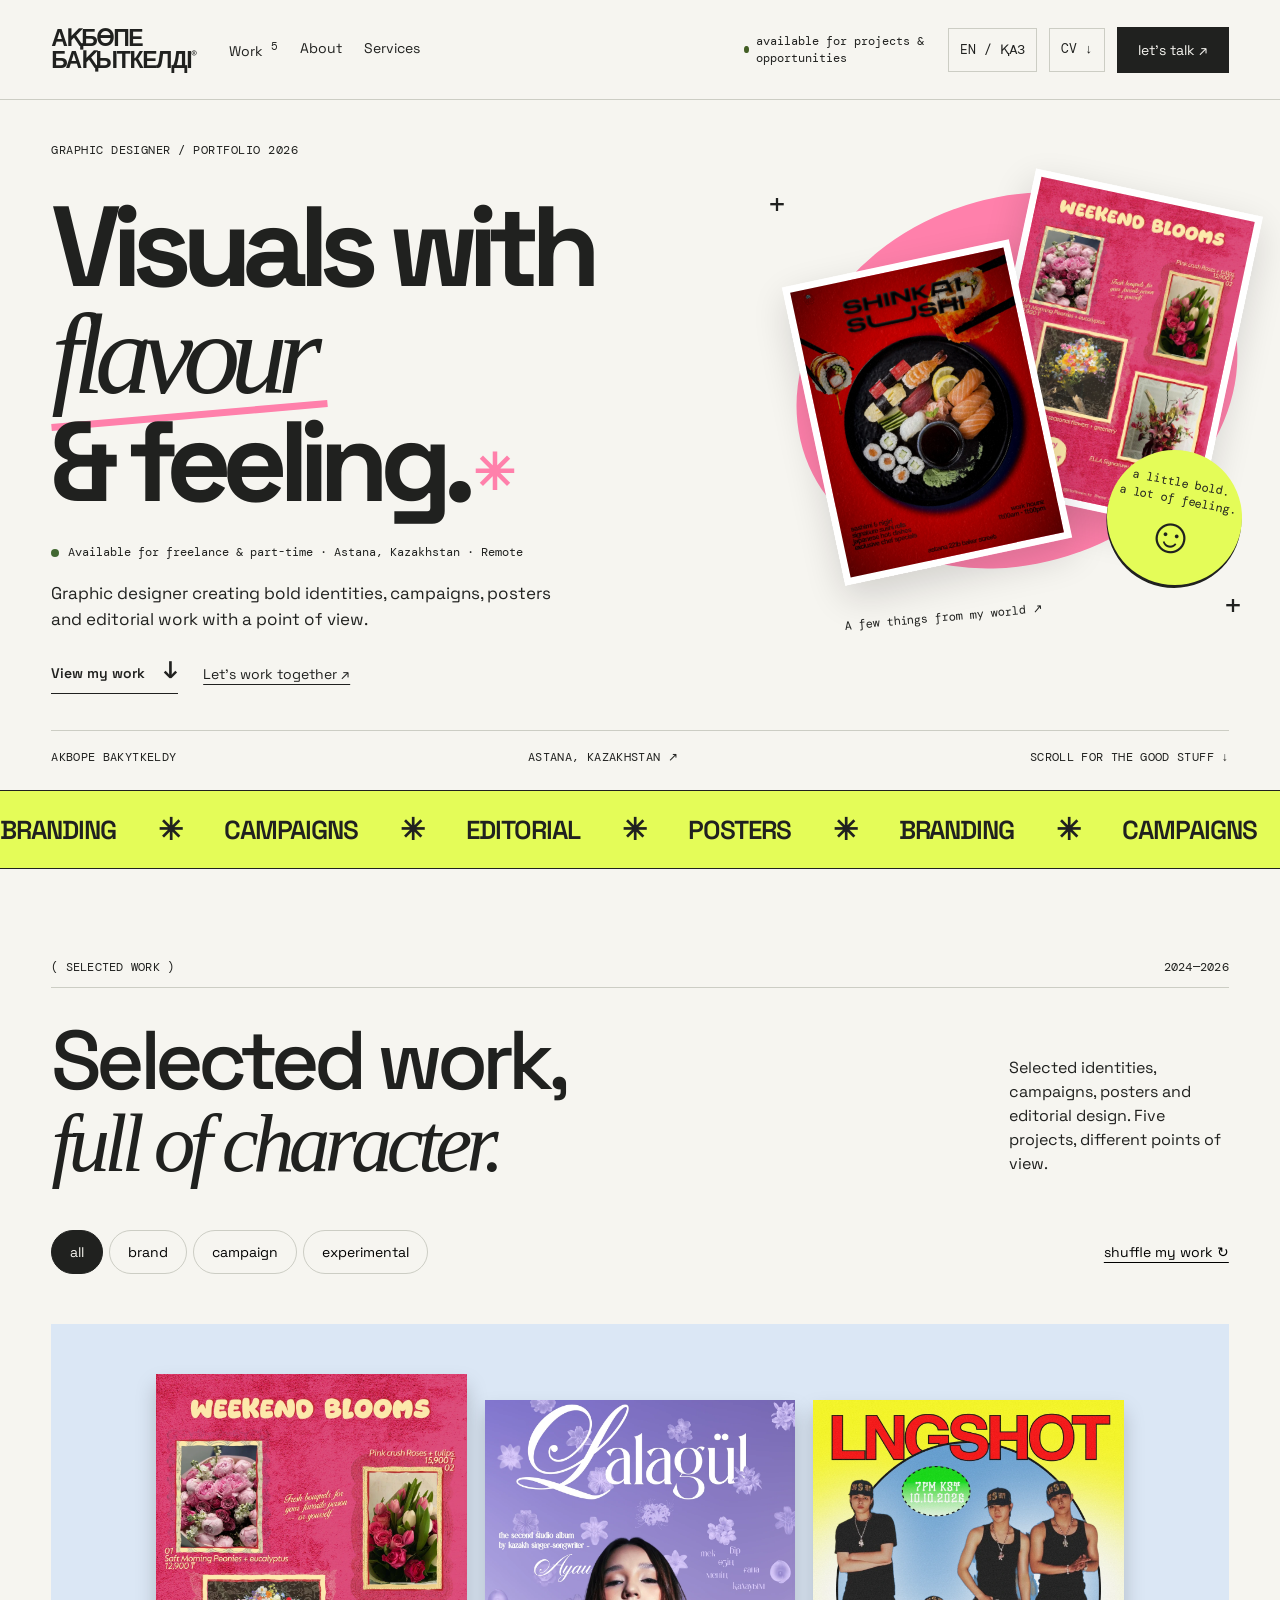
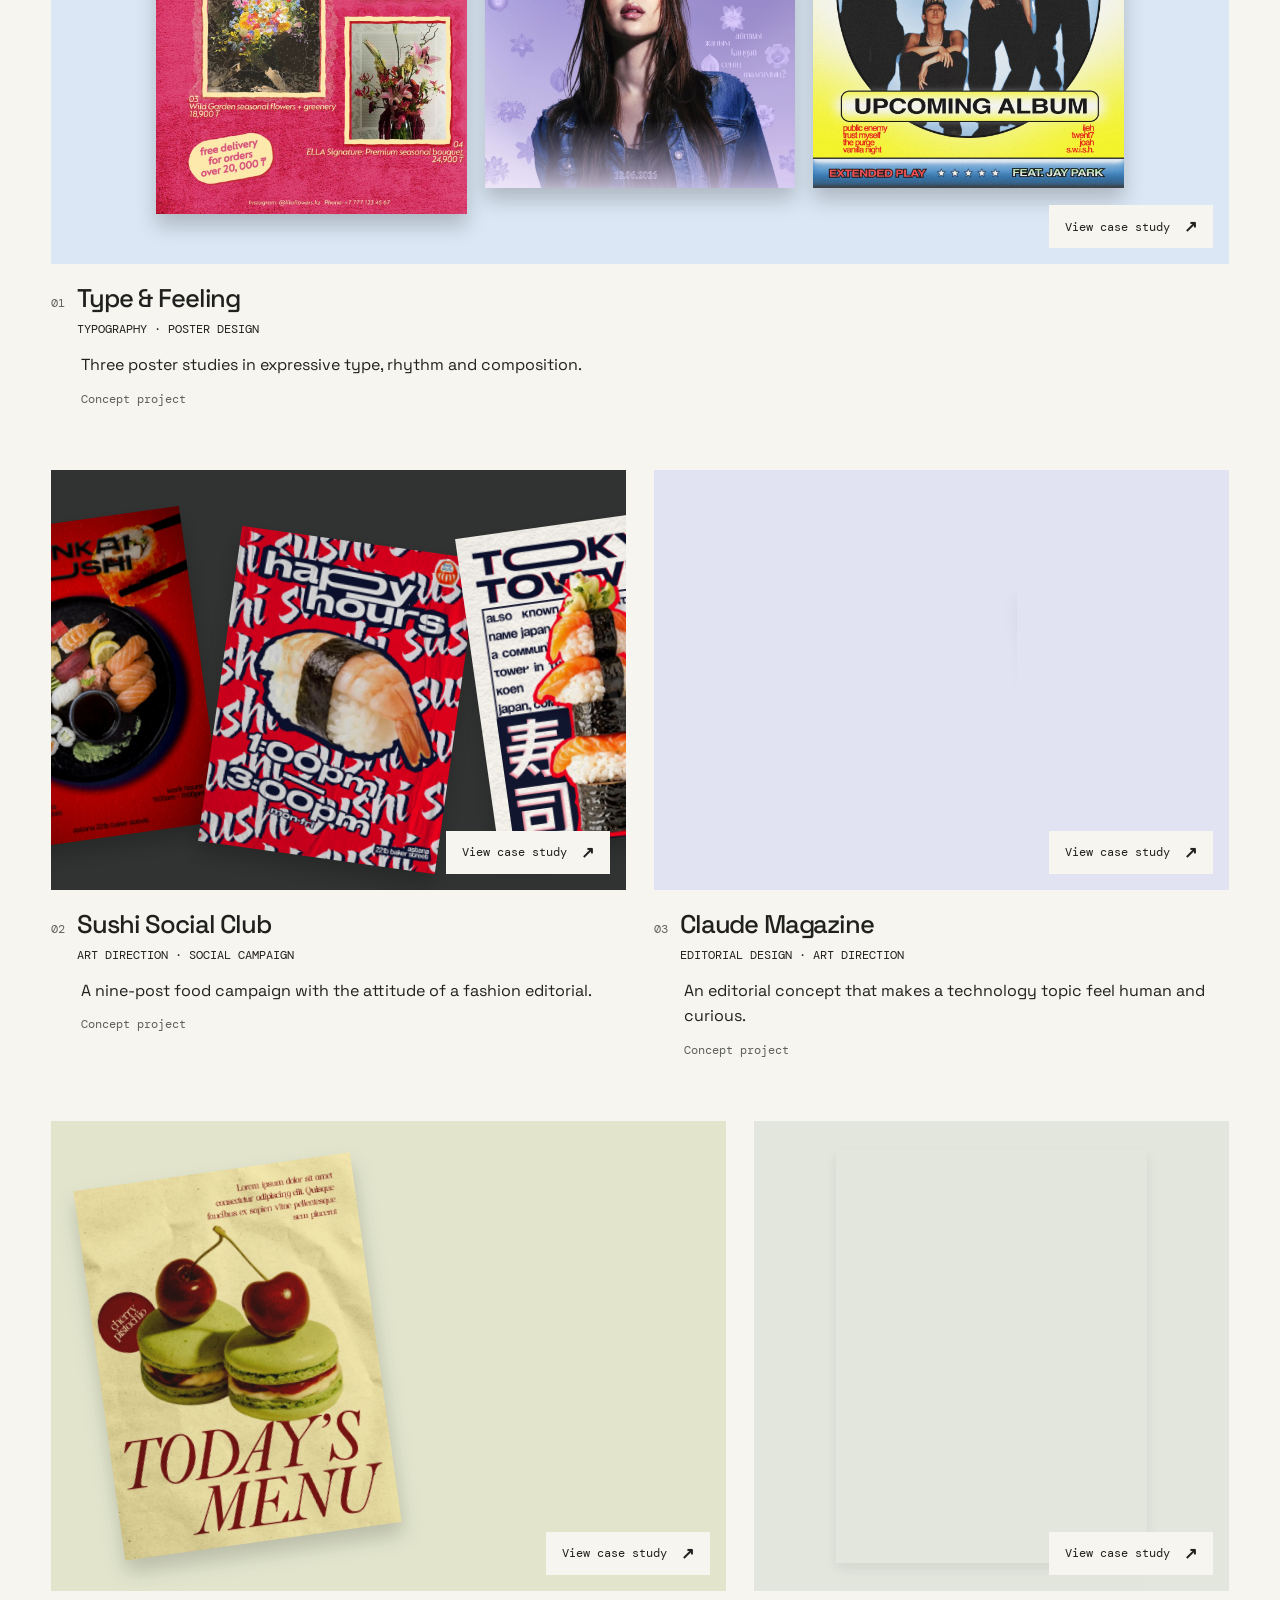
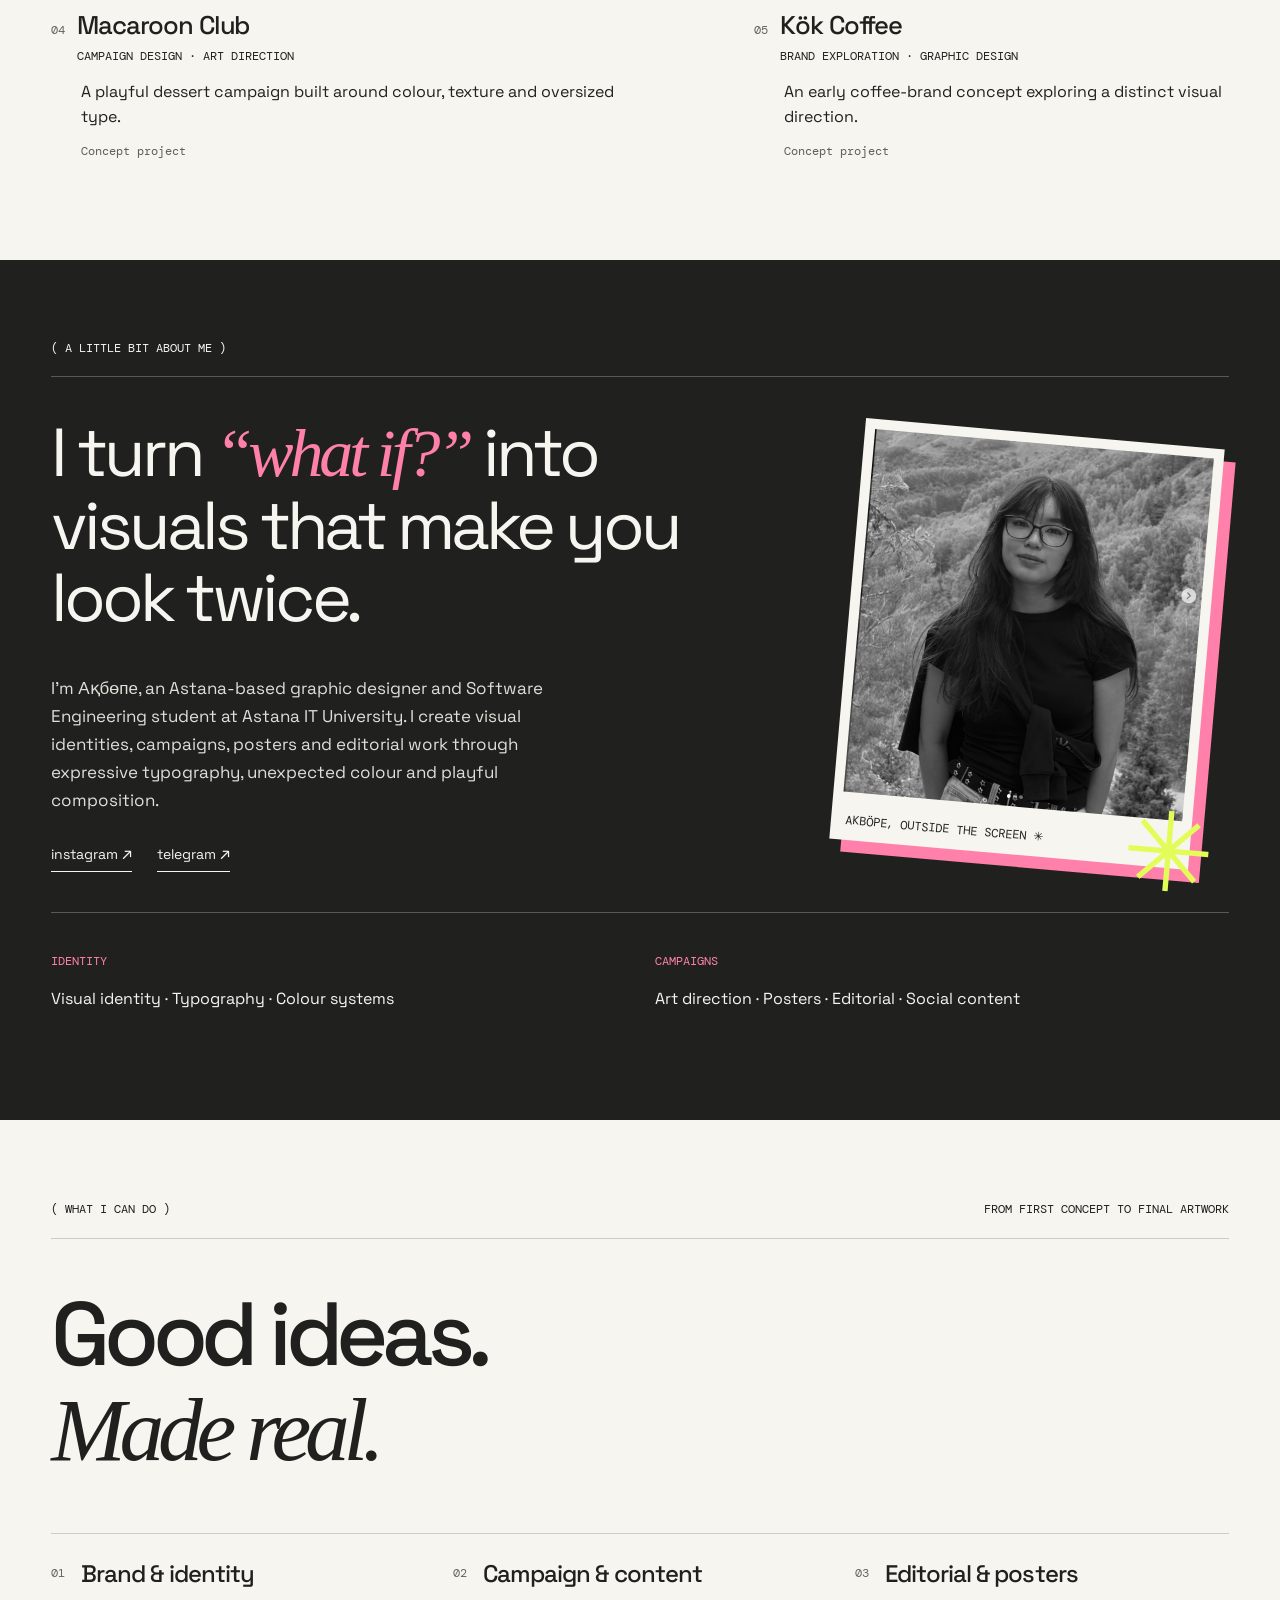
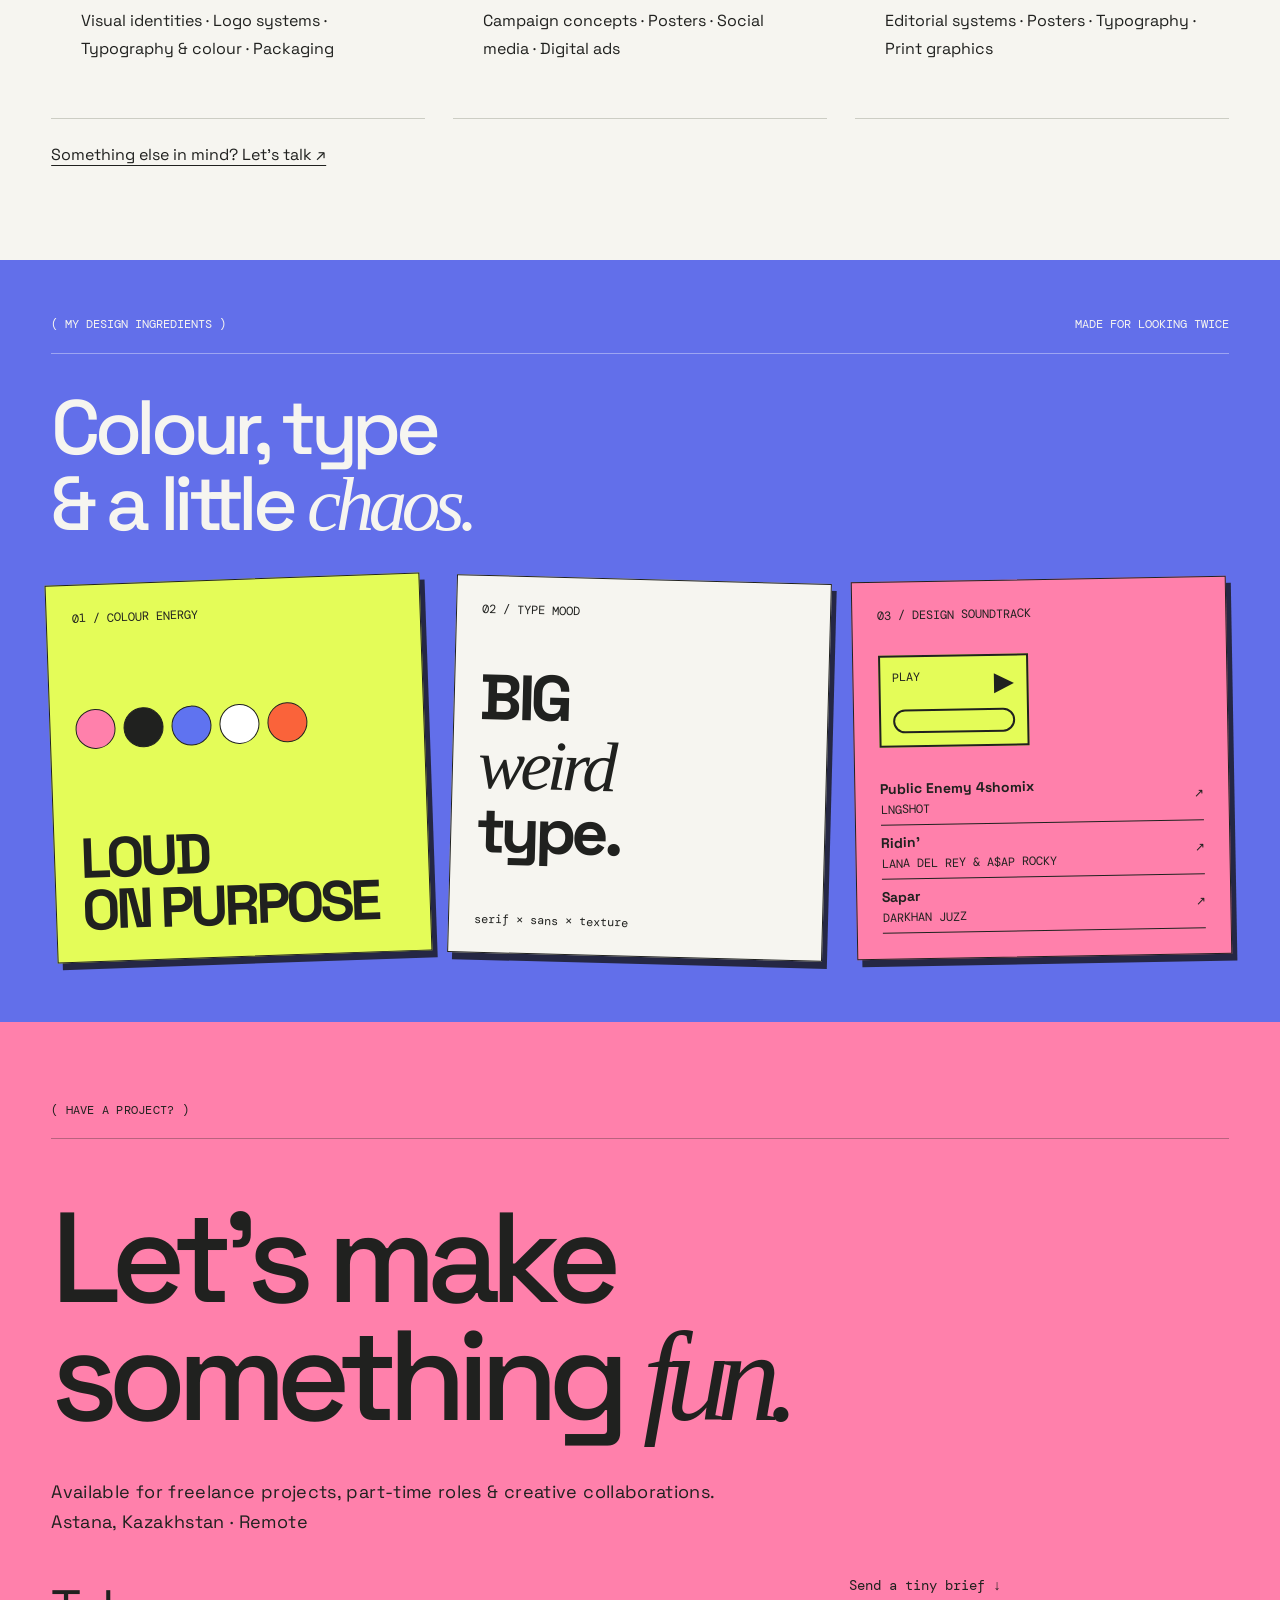
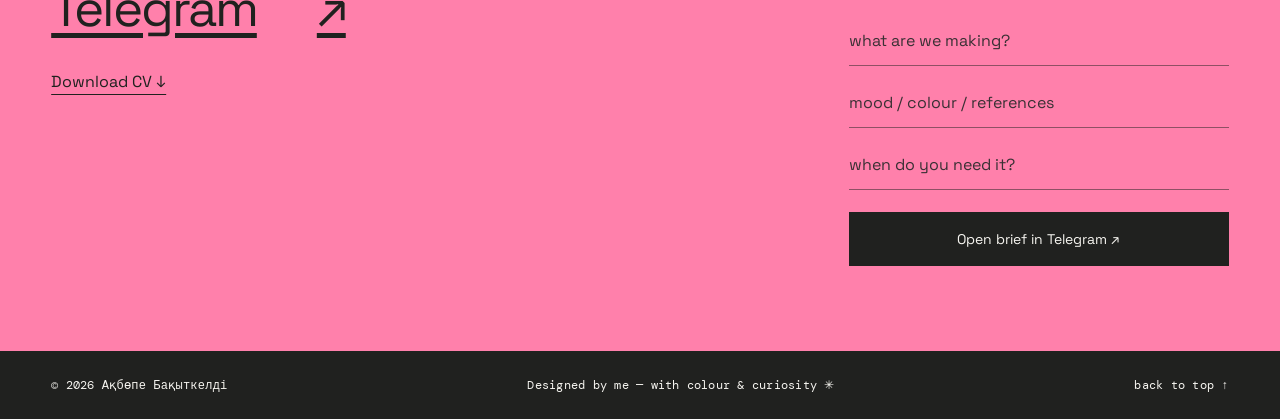
<file: index.html>
<!doctype html>
<html lang="en">
  <head>
    <meta charset="UTF-8" />
    <meta name="viewport" content="width=device-width, initial-scale=1.0" />
    <meta name="description" content="Akbope Bakytkeldy — Graphic Designer in Astana, Kazakhstan. Explore visual identities, expressive posters, social campaigns and editorial design." />
    <title>Akbope Bakytkeldy — Graphic Designer</title>
    <link rel="icon" href="public/favicon.svg" type="image/svg+xml" />
    <link rel="preconnect" href="https://fonts.googleapis.com" />
    <link rel="preconnect" href="https://fonts.gstatic.com" crossorigin />
    <link href="https://fonts.googleapis.com/css2?family=DM+Mono:wght@400;500&family=Space+Grotesk:wght@400;500;600;700&display=swap" rel="stylesheet" />
    <link rel="stylesheet" href="style.css" />
    <link rel="stylesheet" href="features.css" />
    <link rel="stylesheet" href="creative.css" />
    <link rel="stylesheet" href="portfolio.css" />
  </head>
  <body>
    <a class="skip-link" href="#work">Skip to selected work</a>
    <div class="loader" aria-hidden="true"><div class="loader-mark">✳</div><p>loading creative chaos</p><b>00%</b></div>
    <div class="cursor-dot" aria-hidden="true"></div>
    <header class="topbar">
      <a class="logo" href="#top">Ақбөпе<br />Бақыткелді<span>®</span></a>
      <button class="menu-toggle" type="button" aria-expanded="false" aria-controls="main-nav">Menu +</button><nav class="main-nav" id="main-nav" aria-label="Main navigation"><a href="#work" data-nav="work">Work <span>5</span></a><a href="#about" data-nav="about">About</a><a href="#services" data-nav="services">Services</a></nav>
      <p class="topbar-note">graphic designer<br />based in Kazakhstan</p>
      <div class="top-actions"><span class="availability"><i></i> available for projects &amp; opportunities</span><button class="language-toggle" type="button" aria-label="Қазақ тіліне ауысу">ҚАЗ</button><a class="cv-link" href="public/akbope-bakytkeldy-cv.pdf" download>CV ↓</a><a class="contact-link" href="#contact">let's talk <i>↗</i></a></div>
    </header>

    <main id="top">
      <section class="hero" aria-labelledby="hero-title">
        <div class="hero-label">Graphic designer / Portfolio 2026</div>
        <h1 id="hero-title">Visuals with<br /><em>flavour</em><br />&amp; feeling.<span class="hero-asterisk" aria-hidden="true">✳</span></h1>
        <div class="hero-art" aria-hidden="true">
          <div class="art-orbit"></div>
          <img class="hero-print print-back" src="public/assets/weekendblooms%20flyer.webp" alt="" width="1000" height="1417" />
          <img class="hero-print print-front" src="public/assets/sushi%201.webp" alt="" width="1200" height="1600" fetchpriority="high" />
          <div class="art-stamp">a little bold.<br />a lot of feeling.<span>☺</span></div>
          <div class="art-caption">A few things from my world ↗</div>
          <div class="registration reg-one">+</div><div class="registration reg-two">+</div>
        </div>
        <p class="hero-availability"><i></i> Available for freelance &amp; part-time · Astana, Kazakhstan · Remote</p><div class="hero-bottom">
          <p>Graphic designer creating bold identities, campaigns, posters and editorial work with a point of view.</p>
          <div class="hero-ctas"><a class="scroll-hint" href="#work">View my work <span>↓</span></a><a class="hero-contact" href="#contact">Let’s work together ↗</a></div>
        </div>
        <div class="hero-footer"><span>AKBOPE BAKYTKELDY</span><span>ASTANA, KAZAKHSTAN ↗</span><span>SCROLL FOR THE GOOD STUFF ↓</span></div>
      </section>

      <section class="marquee" aria-label="Design services">
        <div><span>BRANDING</span><b>✳</b><span>CAMPAIGNS</span><b>✳</b><span>EDITORIAL</span><b>✳</b><span>POSTERS</span><b>✳</b><span>BRANDING</span><b>✳</b><span>CAMPAIGNS</span><b>✳</b></div>
      </section>

      <section class="work" id="work">
        <div class="section-head"><p>( selected work )</p><p>2024—2026</p></div>
        <div class="work-heading"><h2>Selected work,<br /><em>full of character.</em></h2><p>Selected identities, campaigns, posters and editorial design. Five projects, different points of view.</p></div>
        <div class="work-tools"><div class="filters" role="group" aria-label="Project filters"><button class="active" data-filter="all">all</button><button data-filter="brand">brand</button><button data-filter="campaign">campaign</button><button data-filter="experimental">experimental</button></div><button class="shuffle-button" type="button">shuffle my work ↻</button></div>
        <p class="shuffle-status" aria-live="polite"></p>
        <div class="project-grid" aria-label="Portfolio projects">
          <!-- The selected catalogue lives in portfolio-data.js. Archived artwork stays in public/assets. -->
        </div>
      </section>

      <section class="about" id="about">
        <div class="about-tag">( a little bit about me )</div>
        <p class="about-copy">I turn <span>“what if?”</span> into visuals that make you look twice.</p>
        <div class="about-details"><p>I’m Ақбөпе, an Astana-based graphic designer and Software Engineering student at Astana IT University. I create visual identities, campaigns, posters and editorial work through expressive typography, unexpected colour and playful composition.</p><div class="social-links"><a href="https://instagram.com/mianhaeswag" target="_blank" rel="noopener">instagram <i>↗</i></a><a href="https://t.me/akiboupie" target="_blank" rel="noopener">telegram <i>↗</i></a></div></div>
        <figure class="portrait"><img loading="lazy" src="public/assets/akbope-portrait.webp" alt="Ақбөпе Бақыткелді" /><figcaption>akböpe, outside<br />the screen ✳</figcaption></figure>
        <div class="capabilities"><div><h3>IDENTITY</h3><p>Visual identity · Typography · Colour systems</p></div><div><h3>CAMPAIGNS</h3><p>Art direction · Posters · Editorial · Social content</p></div></div><div class="flower">✿</div>
      </section>

      <section class="services" id="services">
        <div class="services-head"><p>( what i can make )</p><p>always learning, always up for a new challenge</p></div>
        <h2>Pick a format.<br /><em>Let's play.</em></h2>
        <div class="services-grid">
          <div><b>01</b><section><h3>Brand &amp; identity</h3><p>Visual identities · Logo systems · Typography &amp; colour · Packaging</p></section></div>
          <div><b>02</b><section><h3>Campaign &amp; content</h3><p>Campaign concepts · Posters · Social media · Digital ads</p></section></div>
          <div><b>03</b><section><h3>Editorial &amp; posters</h3><p>Editorial systems · Posters · Typography · Print graphics</p></section></div>
        </div><a class="services-extra" href="#contact">Something else in mind? Let’s talk ↗</a>
      </section>
      <section class="moodboard">
        <div class="mood-head"><p>( my design ingredients )</p><p>made for looking twice</p></div>
        <h2>Colour, type<br />&amp; a little <em>chaos.</em></h2>
        <div class="mood-grid">
          <article class="mood-card colour-card"><p>01 / colour energy</p><div class="colour-dots"><i></i><i></i><i></i><i></i><i></i></div><b>LOUD<br />ON PURPOSE</b></article>
          <article class="mood-card type-card"><p>02 / type mood</p><b>BIG<br /><em>weird</em><br />type.</b><span>serif × sans × texture</span></article>
          <article class="mood-card sound-card"><p>03 / design soundtrack</p><a class="cassette" href="https://www.youtube.com/results?search_query=Public%20Enemy%204shomix%20Lngshot" target="_blank" rel="noopener" aria-label="Find Public Enemy 4shomix by Lngshot">PLAY<br /><b>▶</b></a><ol class="playlist"><li><b>Public Enemy 4shomix</b><span>Lngshot</span></li><li><b>Ridin'</b><span>Lana Del Rey &amp; A$AP Rocky</span></li><li><b>Sapar</b><span>Darkhan Juzz</span></li></ol></article>
        </div>
      </section>

      <section class="contact" id="contact">
        <p>( have an idea? )</p>
        <h2>Let's make<br />something <em>fun.</em></h2>
        <p class="contact-availability">Available for freelance projects, part-time roles &amp; creative collaborations.<br />Astana, Kazakhstan · Remote</p><div class="contact-layout"><div class="contact-channels"><a href="https://t.me/akiboupie" target="_blank" rel="noopener">Telegram <span>↗</span></a><a class="contact-cv" href="public/akbope-bakytkeldy-cv.pdf" download>Download CV ↓</a></div><form class="brief-form"><p>or send a tiny brief ↓</p><input name="project" aria-label="Project description" required placeholder="what are we making?" /><input name="mood" aria-label="Mood, colour or reference" placeholder="mood / colour / reference" /><input name="deadline" aria-label="Project deadline" placeholder="when do you need it?" /><button type="submit">send brief to telegram ↗</button></form></div>
      </section>
    </main>

    <footer><p>© 2026 Ақбөпе Бақыткелді</p><p>Designed by me — with colour &amp; curiosity ✳</p><a href="#top">back to top ↑</a></footer>

    <noscript><p style="padding:24px">Please enable JavaScript to explore the complete project gallery and language options. You can also <a href="https://t.me/akiboupie">contact Akbope on Telegram</a>.</p></noscript>
    <script src="portfolio-data.js"></script>
    <script src="script.js"></script>
  </body>
</html>
</file>
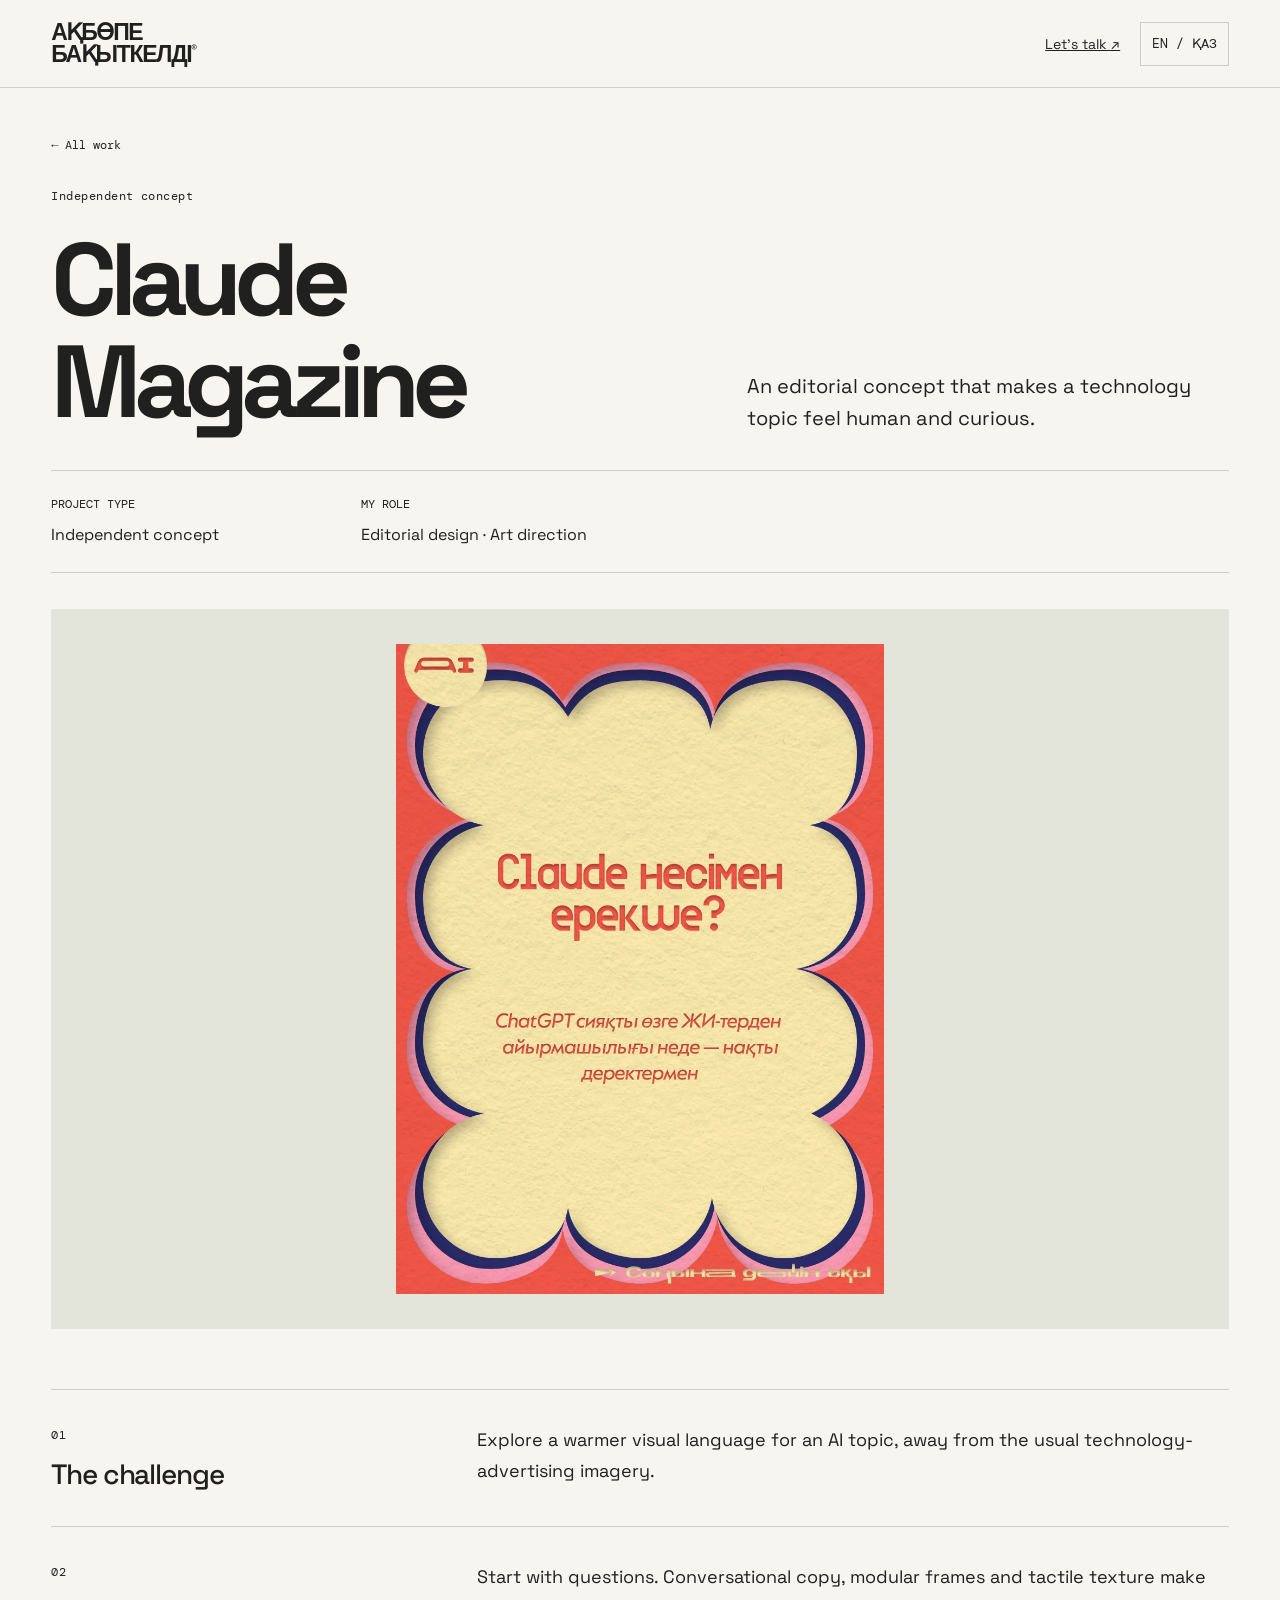
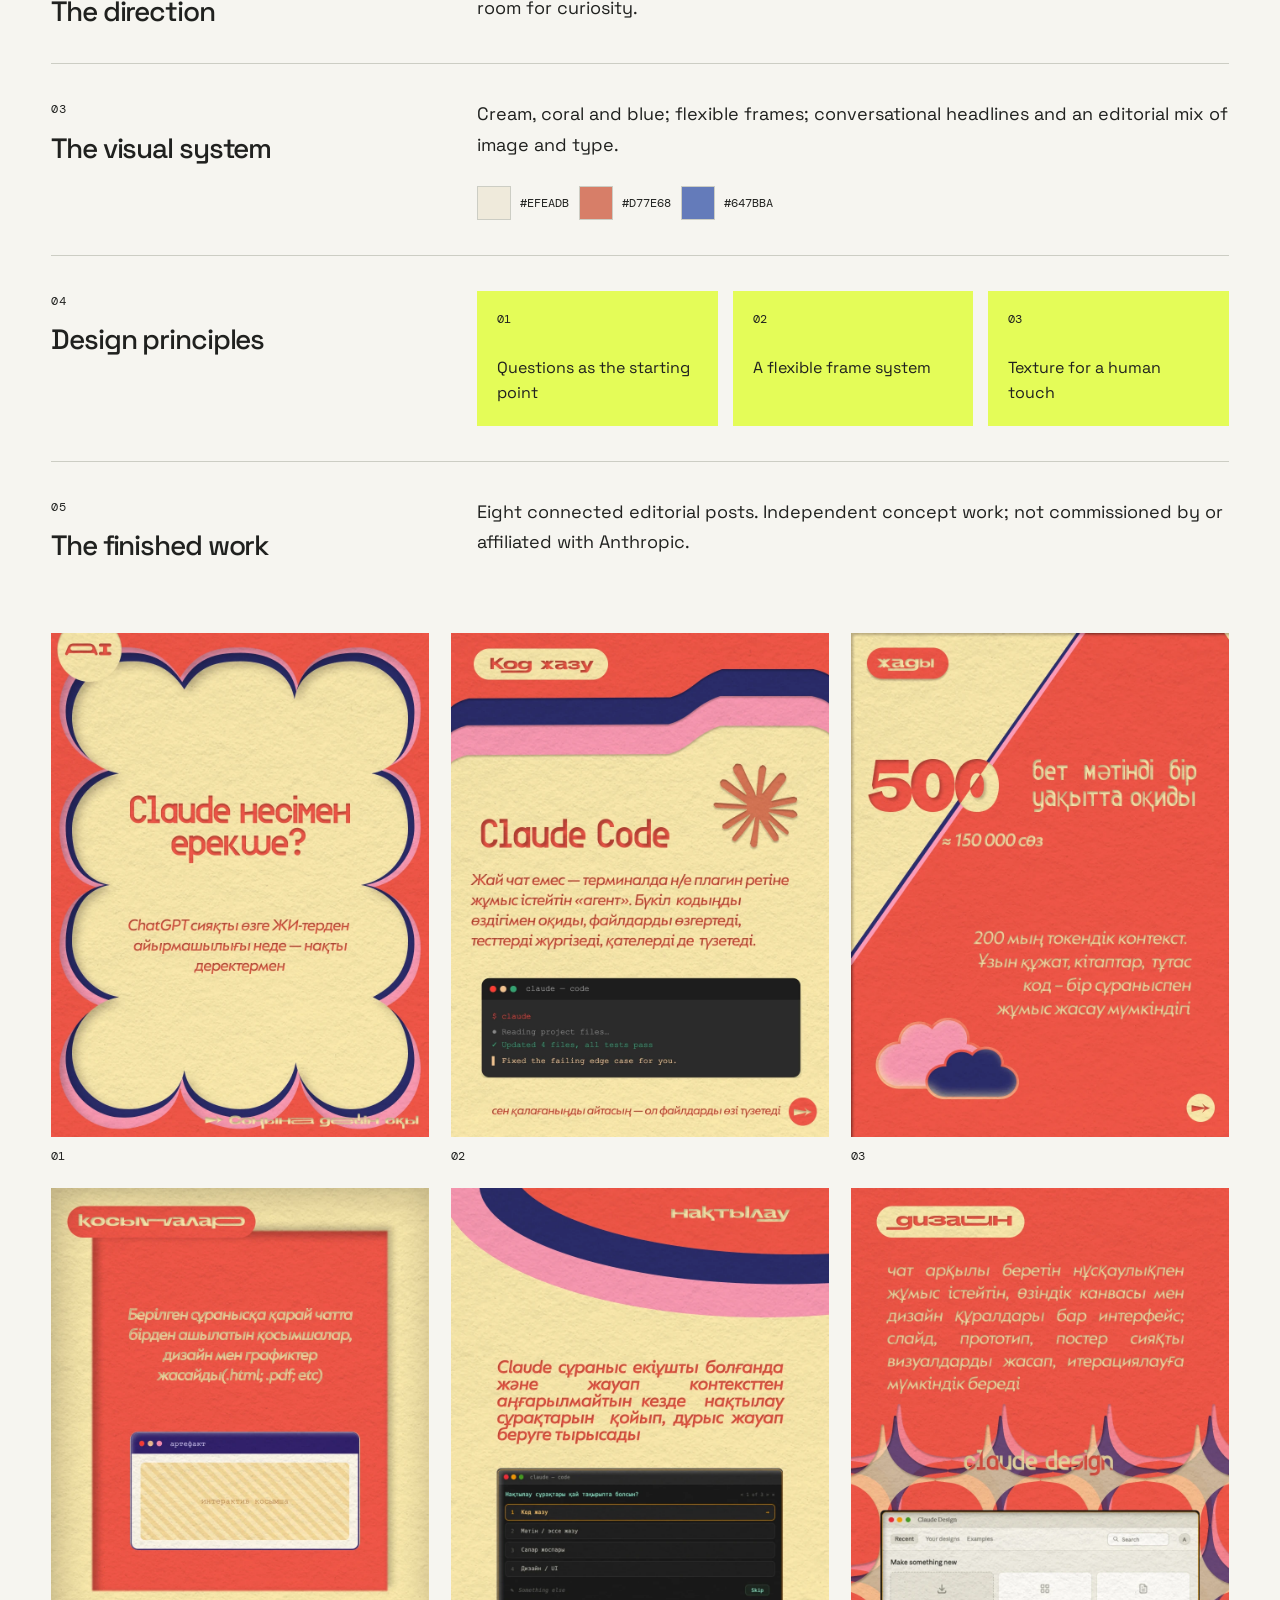
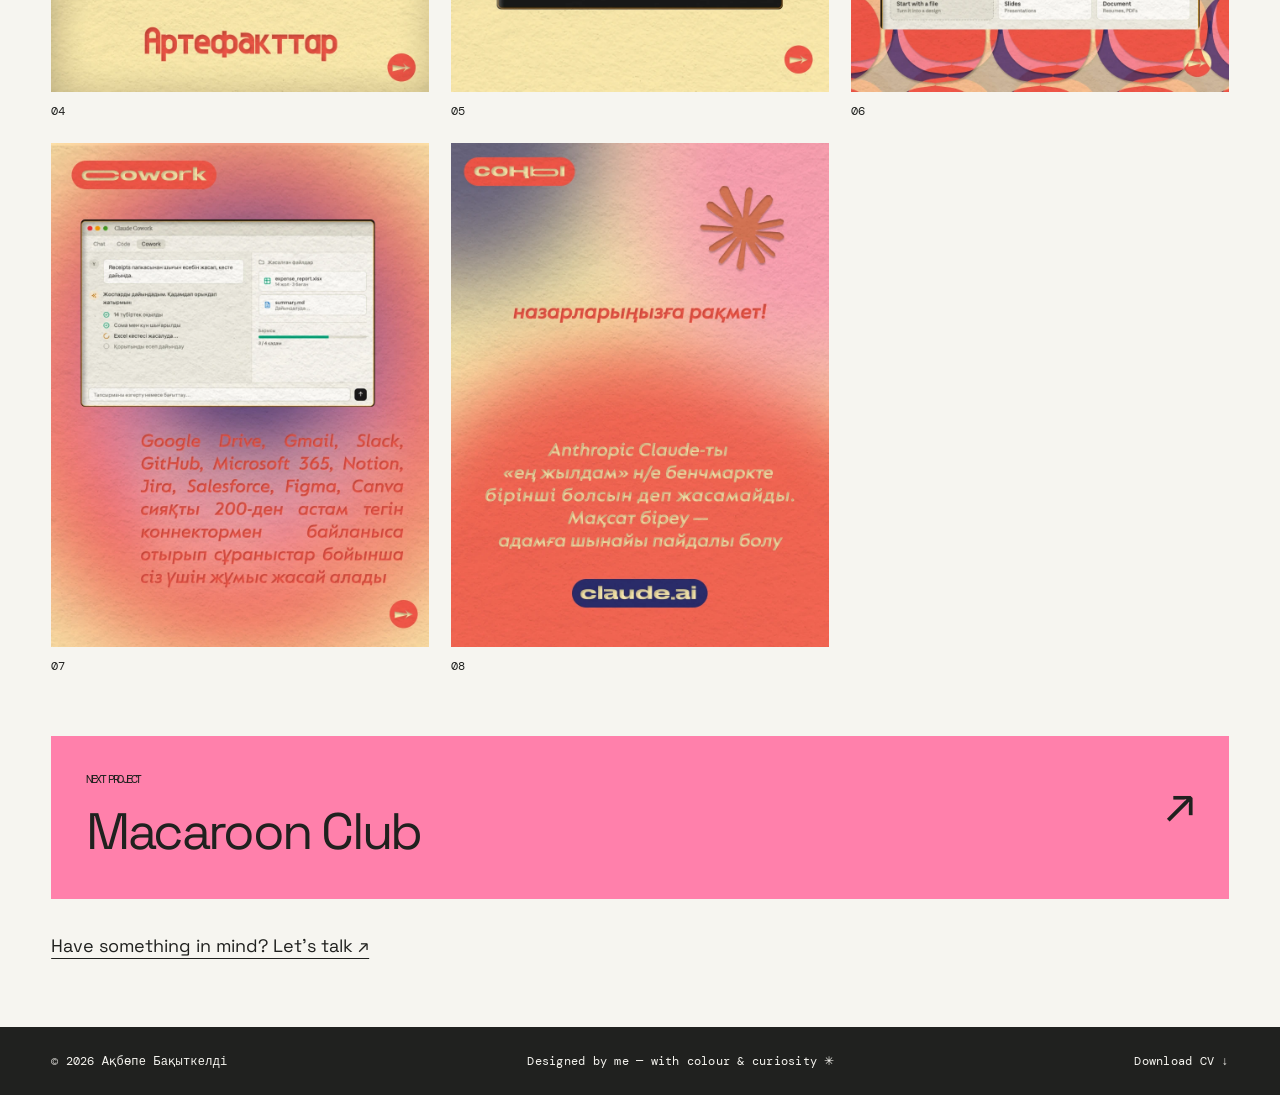
<file: projects/claude/index.html>
<!doctype html><html lang="en"><head><base href="../../">
    <meta charset="UTF-8" />
    <meta name="viewport" content="width=device-width, initial-scale=1.0" />
    <meta name="description" content="An editorial concept that makes a technology topic feel human and curious." />
    <title>Claude Magazine — Akbope Bakytkeldy</title>
    <link rel="icon" href="public/favicon.svg" type="image/svg+xml" />
    <link rel="preconnect" href="https://fonts.googleapis.com" />
    <link rel="preconnect" href="https://fonts.gstatic.com" crossorigin />
    <link href="https://fonts.googleapis.com/css2?family=DM+Mono:wght@400;500&family=Space+Grotesk:wght@400;500;600;700&display=swap" rel="stylesheet" />
    <link rel="stylesheet" href="style.css" />
    <link rel="stylesheet" href="features.css" />
    <link rel="stylesheet" href="creative.css" />
    <link rel="stylesheet" href="portfolio.css" />
  </head><body class="case-page" data-project="claude"><a class="skip-link" href="projects/claude/#case-main">Skip to case study</a><header class="topbar"><a class="logo" href="index.html">Ақбөпе<br>Бақыткелді<span>®</span></a><nav class="case-nav" aria-label="Project navigation"><a href="index.html#contact">Let’s talk ↗</a><button class="language-toggle" aria-label="Қазақ тіліне ауысу" type="button">EN / ҚАЗ</button></nav></header><main id="case-main"><a class="case-breadcrumb" href="index.html#work">← All work</a><section class="case-hero"><p class="eyebrow">Independent concept</p><h1>Claude Magazine</h1><p class="lead">An editorial concept that makes a technology topic feel human and curious.</p></section><dl class="case-fact-grid"><div><dt>Project type</dt><dd>Independent concept</dd></div><div><dt>My role</dt><dd>Editorial design · Art direction</dd></div></dl><figure class="case-visual "><img src="public/assets/claude%201.webp" alt="Claude Magazine — The finished work" fetchpriority="high"></figure><section class="case-section"><div><p class="eyebrow">01</p><h2>The challenge</h2></div><div><p>Explore a warmer visual language for an AI topic, away from the usual technology-advertising imagery.</p></div></section><section class="case-section"><div><p class="eyebrow">02</p><h2>The direction</h2></div><div><p>Start with questions. Conversational copy, modular frames and tactile texture make room for curiosity.</p></div></section><section class="case-section"><div><p class="eyebrow">03</p><h2>The visual system</h2></div><div><p>Cream, coral and blue; flexible frames; conversational headlines and an editorial mix of image and type.</p><div class="palette"><span class="swatch"><i style="--swatch:#efeadb" aria-hidden="true"></i>#EFEADB</span><span class="swatch"><i style="--swatch:#d77e68" aria-hidden="true"></i>#D77E68</span><span class="swatch"><i style="--swatch:#647bba" aria-hidden="true"></i>#647BBA</span></div></div></section><section class="case-section"><div><p class="eyebrow">04</p><h2>Design principles</h2></div><div><ol class="case-steps"><li>Questions as the starting point</li><li>A flexible frame system</li><li>Texture for a human touch</li></ol></div></section><section aria-labelledby="gallery-title"><div class="case-section"><div><p class="eyebrow">05</p><h2 id="gallery-title">The finished work</h2></div><p>Eight connected editorial posts. Independent concept work; not commissioned by or affiliated with Anthropic.</p></div><div class="case-gallery "><figure><a href="public/assets/claude%201.webp" target="_blank" rel="noopener" aria-label="Claude Magazine — 1"><img loading="lazy" decoding="async" src="public/assets/claude%201.webp" alt="Claude Magazine — 01"></a><figcaption>01</figcaption></figure><figure><a href="public/assets/claude2.webp" target="_blank" rel="noopener" aria-label="Claude Magazine — 2"><img loading="lazy" decoding="async" src="public/assets/claude2.webp" alt="Claude Magazine — 02"></a><figcaption>02</figcaption></figure><figure><a href="public/assets/claude3.webp" target="_blank" rel="noopener" aria-label="Claude Magazine — 3"><img loading="lazy" decoding="async" src="public/assets/claude3.webp" alt="Claude Magazine — 03"></a><figcaption>03</figcaption></figure><figure><a href="public/assets/claude4.webp" target="_blank" rel="noopener" aria-label="Claude Magazine — 4"><img loading="lazy" decoding="async" src="public/assets/claude4.webp" alt="Claude Magazine — 04"></a><figcaption>04</figcaption></figure><figure><a href="public/assets/claude5.webp" target="_blank" rel="noopener" aria-label="Claude Magazine — 5"><img loading="lazy" decoding="async" src="public/assets/claude5.webp" alt="Claude Magazine — 05"></a><figcaption>05</figcaption></figure><figure><a href="public/assets/claude6.webp" target="_blank" rel="noopener" aria-label="Claude Magazine — 6"><img loading="lazy" decoding="async" src="public/assets/claude6.webp" alt="Claude Magazine — 06"></a><figcaption>06</figcaption></figure><figure><a href="public/assets/claude7.webp" target="_blank" rel="noopener" aria-label="Claude Magazine — 7"><img loading="lazy" decoding="async" src="public/assets/claude7.webp" alt="Claude Magazine — 07"></a><figcaption>07</figcaption></figure><figure><a href="public/assets/claude8.webp" target="_blank" rel="noopener" aria-label="Claude Magazine — 8"><img loading="lazy" decoding="async" src="public/assets/claude8.webp" alt="Claude Magazine — 08"></a><figcaption>08</figcaption></figure></div></section><a class="next-project" href="projects/desserts/"><span><small>NEXT PROJECT</small>Macaroon Club</span><span aria-hidden="true">↗</span></a><a class="case-contact" href="index.html#contact">Have something in mind? Let’s talk ↗</a></main><footer><p>© 2026 Ақбөпе Бақыткелді</p><p>Designed by me — with colour & curiosity ✳</p><a href="public/akbope-bakytkeldy-cv.pdf" download>Download CV ↓</a></footer><script src="portfolio-data.js"></script><script src="case-render.js"></script><script src="case.js"></script></body></html>
</file>
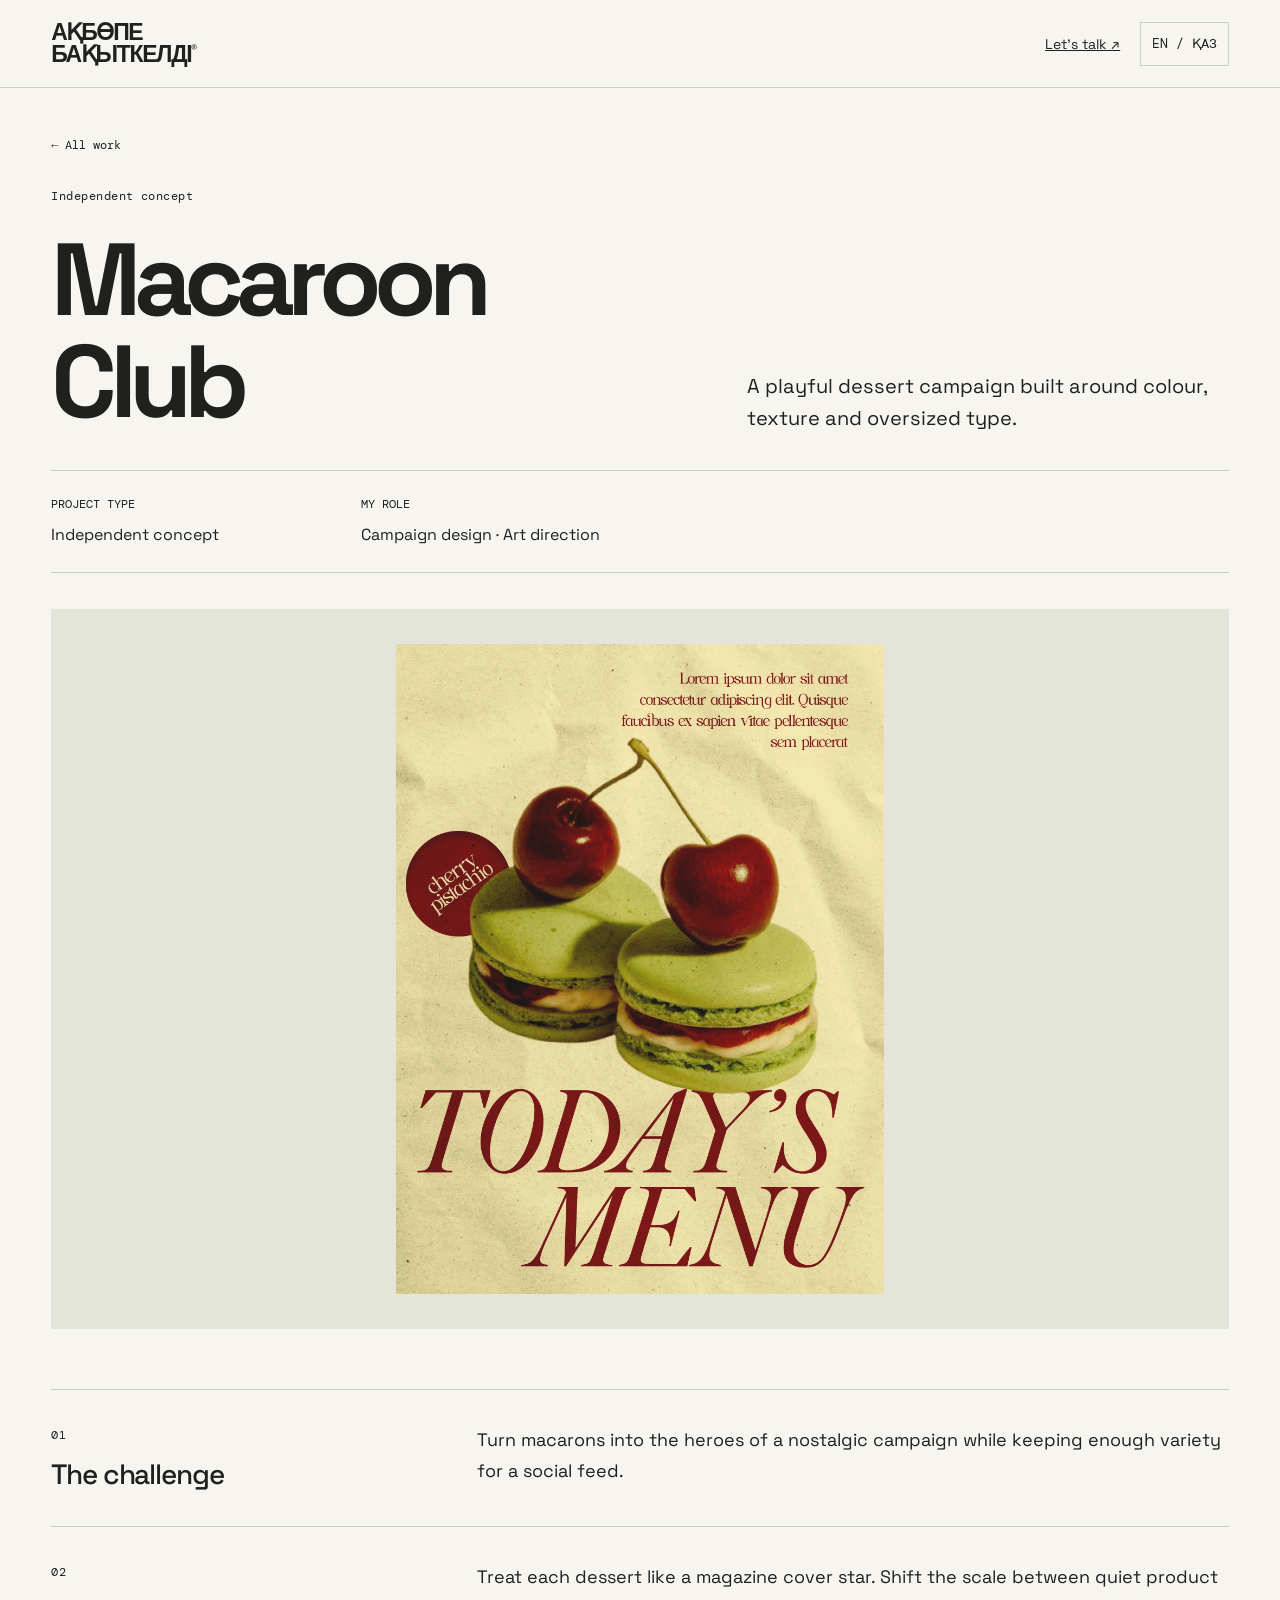
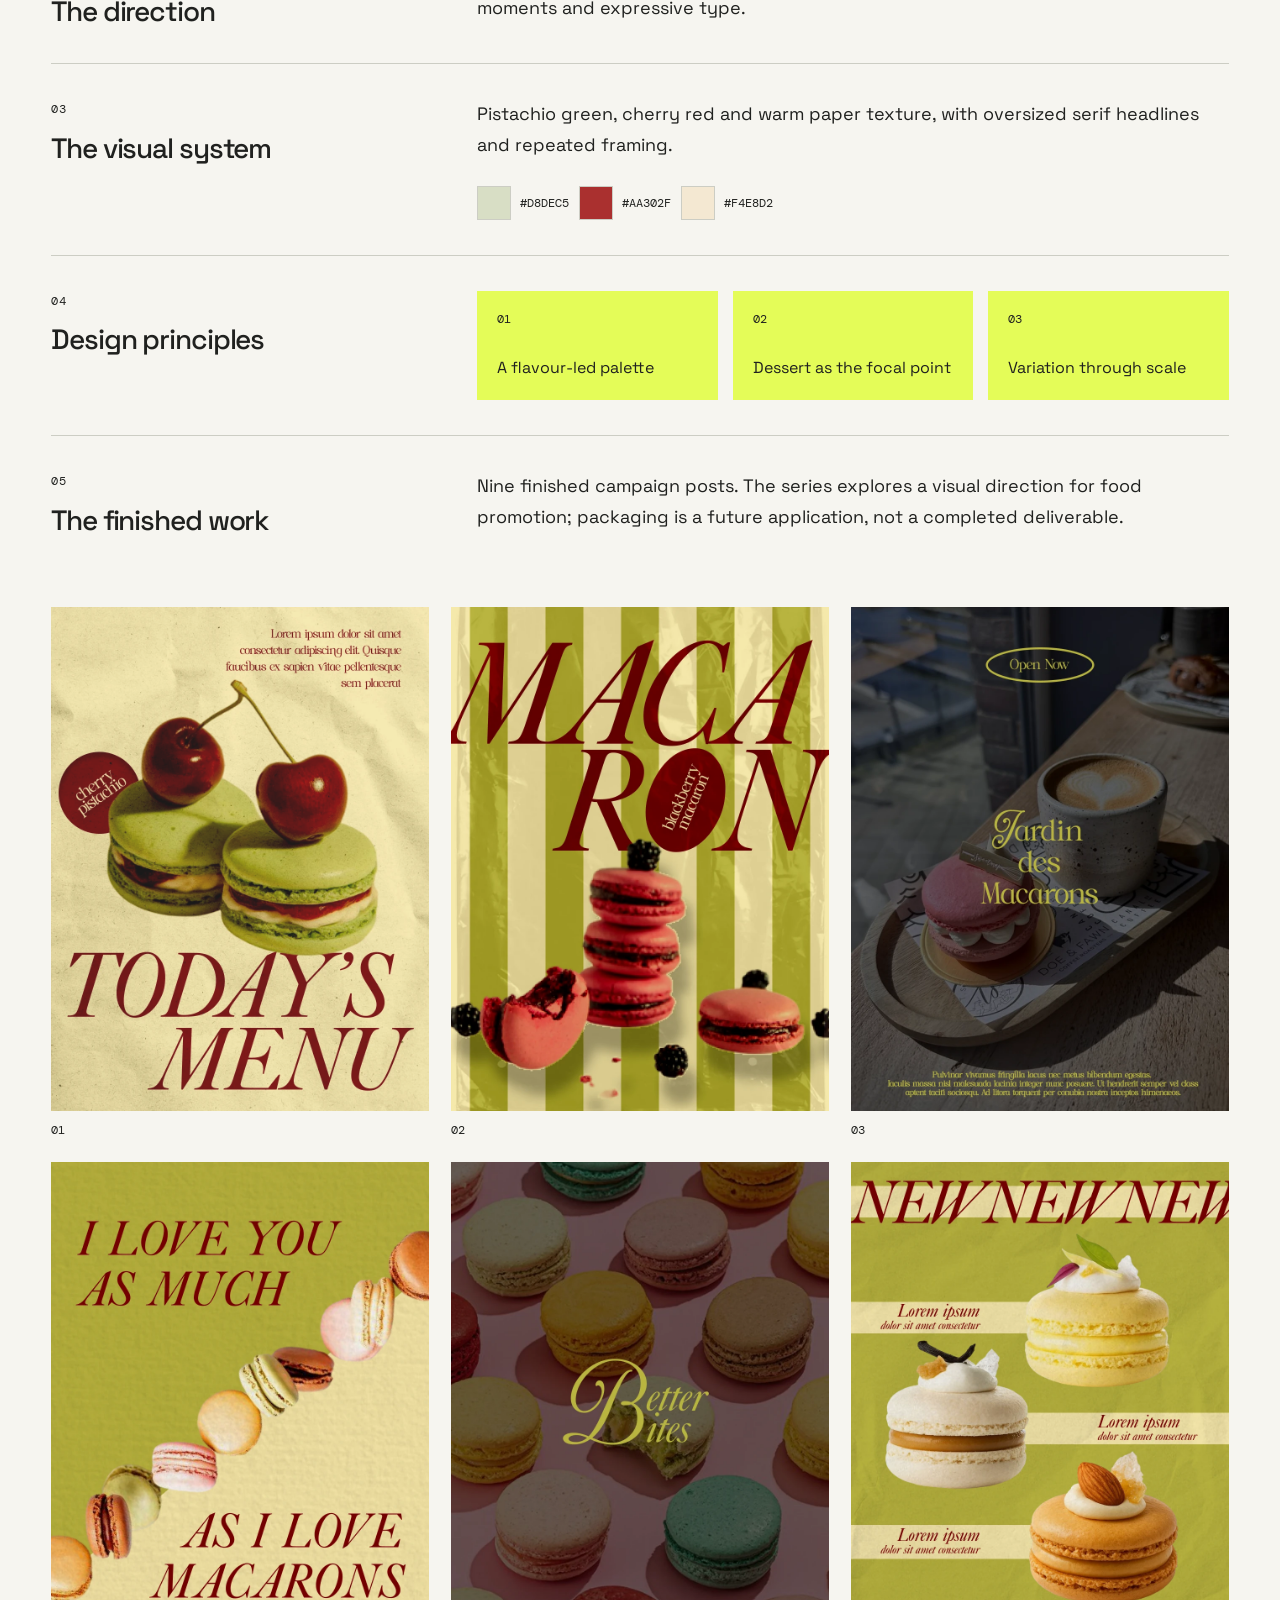
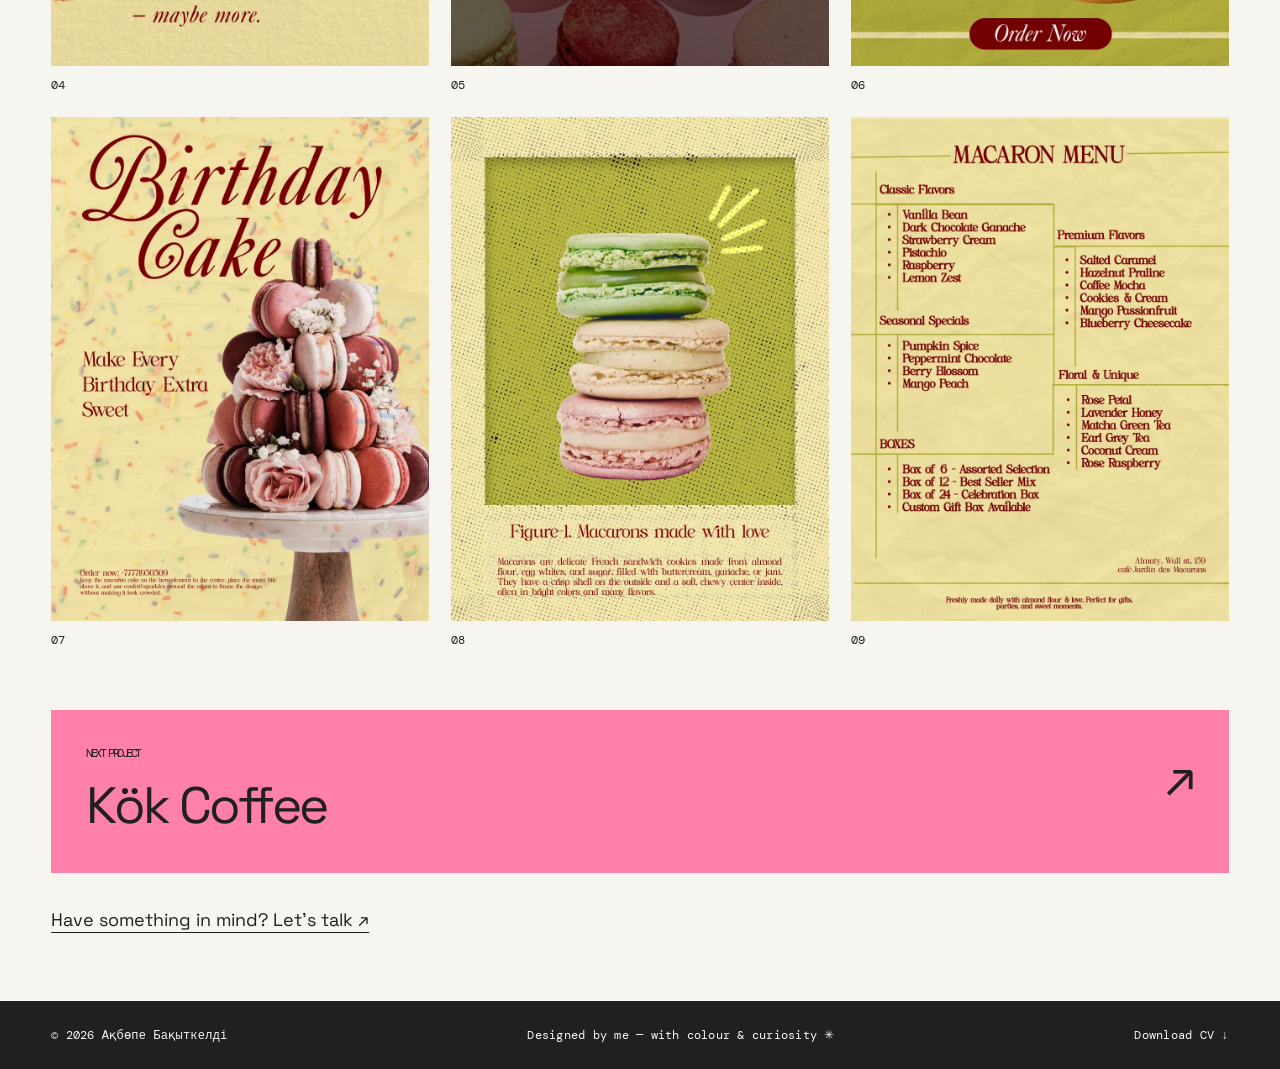
<file: projects/desserts/index.html>
<!doctype html><html lang="en"><head><base href="../../">
    <meta charset="UTF-8" />
    <meta name="viewport" content="width=device-width, initial-scale=1.0" />
    <meta name="description" content="A playful dessert campaign built around colour, texture and oversized type." />
    <title>Macaroon Club — Akbope Bakytkeldy</title>
    <link rel="icon" href="public/favicon.svg" type="image/svg+xml" />
    <link rel="preconnect" href="https://fonts.googleapis.com" />
    <link rel="preconnect" href="https://fonts.gstatic.com" crossorigin />
    <link href="https://fonts.googleapis.com/css2?family=DM+Mono:wght@400;500&family=Space+Grotesk:wght@400;500;600;700&display=swap" rel="stylesheet" />
    <link rel="stylesheet" href="style.css" />
    <link rel="stylesheet" href="features.css" />
    <link rel="stylesheet" href="creative.css" />
    <link rel="stylesheet" href="portfolio.css" />
  </head><body class="case-page" data-project="desserts"><a class="skip-link" href="projects/desserts/#case-main">Skip to case study</a><header class="topbar"><a class="logo" href="index.html">Ақбөпе<br>Бақыткелді<span>®</span></a><nav class="case-nav" aria-label="Project navigation"><a href="index.html#contact">Let’s talk ↗</a><button class="language-toggle" aria-label="Қазақ тіліне ауысу" type="button">EN / ҚАЗ</button></nav></header><main id="case-main"><a class="case-breadcrumb" href="index.html#work">← All work</a><section class="case-hero"><p class="eyebrow">Independent concept</p><h1>Macaroon Club</h1><p class="lead">A playful dessert campaign built around colour, texture and oversized type.</p></section><dl class="case-fact-grid"><div><dt>Project type</dt><dd>Independent concept</dd></div><div><dt>My role</dt><dd>Campaign design · Art direction</dd></div></dl><figure class="case-visual "><img src="public/assets/desserts.webp" alt="Macaroon Club — The finished work" fetchpriority="high"></figure><section class="case-section"><div><p class="eyebrow">01</p><h2>The challenge</h2></div><div><p>Turn macarons into the heroes of a nostalgic campaign while keeping enough variety for a social feed.</p></div></section><section class="case-section"><div><p class="eyebrow">02</p><h2>The direction</h2></div><div><p>Treat each dessert like a magazine cover star. Shift the scale between quiet product moments and expressive type.</p></div></section><section class="case-section"><div><p class="eyebrow">03</p><h2>The visual system</h2></div><div><p>Pistachio green, cherry red and warm paper texture, with oversized serif headlines and repeated framing.</p><div class="palette"><span class="swatch"><i style="--swatch:#d8dec5" aria-hidden="true"></i>#D8DEC5</span><span class="swatch"><i style="--swatch:#aa302f" aria-hidden="true"></i>#AA302F</span><span class="swatch"><i style="--swatch:#f4e8d2" aria-hidden="true"></i>#F4E8D2</span></div></div></section><section class="case-section"><div><p class="eyebrow">04</p><h2>Design principles</h2></div><div><ol class="case-steps"><li>A flavour-led palette</li><li>Dessert as the focal point</li><li>Variation through scale</li></ol></div></section><section aria-labelledby="gallery-title"><div class="case-section"><div><p class="eyebrow">05</p><h2 id="gallery-title">The finished work</h2></div><p>Nine finished campaign posts. The series explores a visual direction for food promotion; packaging is a future application, not a completed deliverable.</p></div><div class="case-gallery "><figure><a href="public/assets/desserts.webp" target="_blank" rel="noopener" aria-label="Macaroon Club — 1"><img loading="lazy" decoding="async" src="public/assets/desserts.webp" alt="Macaroon Club — 01"></a><figcaption>01</figcaption></figure><figure><a href="public/assets/dessert2.webp" target="_blank" rel="noopener" aria-label="Macaroon Club — 2"><img loading="lazy" decoding="async" src="public/assets/dessert2.webp" alt="Macaroon Club — 02"></a><figcaption>02</figcaption></figure><figure><a href="public/assets/dessert3.webp" target="_blank" rel="noopener" aria-label="Macaroon Club — 3"><img loading="lazy" decoding="async" src="public/assets/dessert3.webp" alt="Macaroon Club — 03"></a><figcaption>03</figcaption></figure><figure><a href="public/assets/dessert4.webp" target="_blank" rel="noopener" aria-label="Macaroon Club — 4"><img loading="lazy" decoding="async" src="public/assets/dessert4.webp" alt="Macaroon Club — 04"></a><figcaption>04</figcaption></figure><figure><a href="public/assets/dessert5.webp" target="_blank" rel="noopener" aria-label="Macaroon Club — 5"><img loading="lazy" decoding="async" src="public/assets/dessert5.webp" alt="Macaroon Club — 05"></a><figcaption>05</figcaption></figure><figure><a href="public/assets/dessert6.webp" target="_blank" rel="noopener" aria-label="Macaroon Club — 6"><img loading="lazy" decoding="async" src="public/assets/dessert6.webp" alt="Macaroon Club — 06"></a><figcaption>06</figcaption></figure><figure><a href="public/assets/desserts7.webp" target="_blank" rel="noopener" aria-label="Macaroon Club — 7"><img loading="lazy" decoding="async" src="public/assets/desserts7.webp" alt="Macaroon Club — 07"></a><figcaption>07</figcaption></figure><figure><a href="public/assets/dessert8.webp" target="_blank" rel="noopener" aria-label="Macaroon Club — 8"><img loading="lazy" decoding="async" src="public/assets/dessert8.webp" alt="Macaroon Club — 08"></a><figcaption>08</figcaption></figure><figure><a href="public/assets/dessert9.webp" target="_blank" rel="noopener" aria-label="Macaroon Club — 9"><img loading="lazy" decoding="async" src="public/assets/dessert9.webp" alt="Macaroon Club — 09"></a><figcaption>09</figcaption></figure></div></section><a class="next-project" href="projects/kok-coffee/"><span><small>NEXT PROJECT</small>Kök Coffee</span><span aria-hidden="true">↗</span></a><a class="case-contact" href="index.html#contact">Have something in mind? Let’s talk ↗</a></main><footer><p>© 2026 Ақбөпе Бақыткелді</p><p>Designed by me — with colour & curiosity ✳</p><a href="public/akbope-bakytkeldy-cv.pdf" download>Download CV ↓</a></footer><script src="portfolio-data.js"></script><script src="case-render.js"></script><script src="case.js"></script></body></html>
</file>
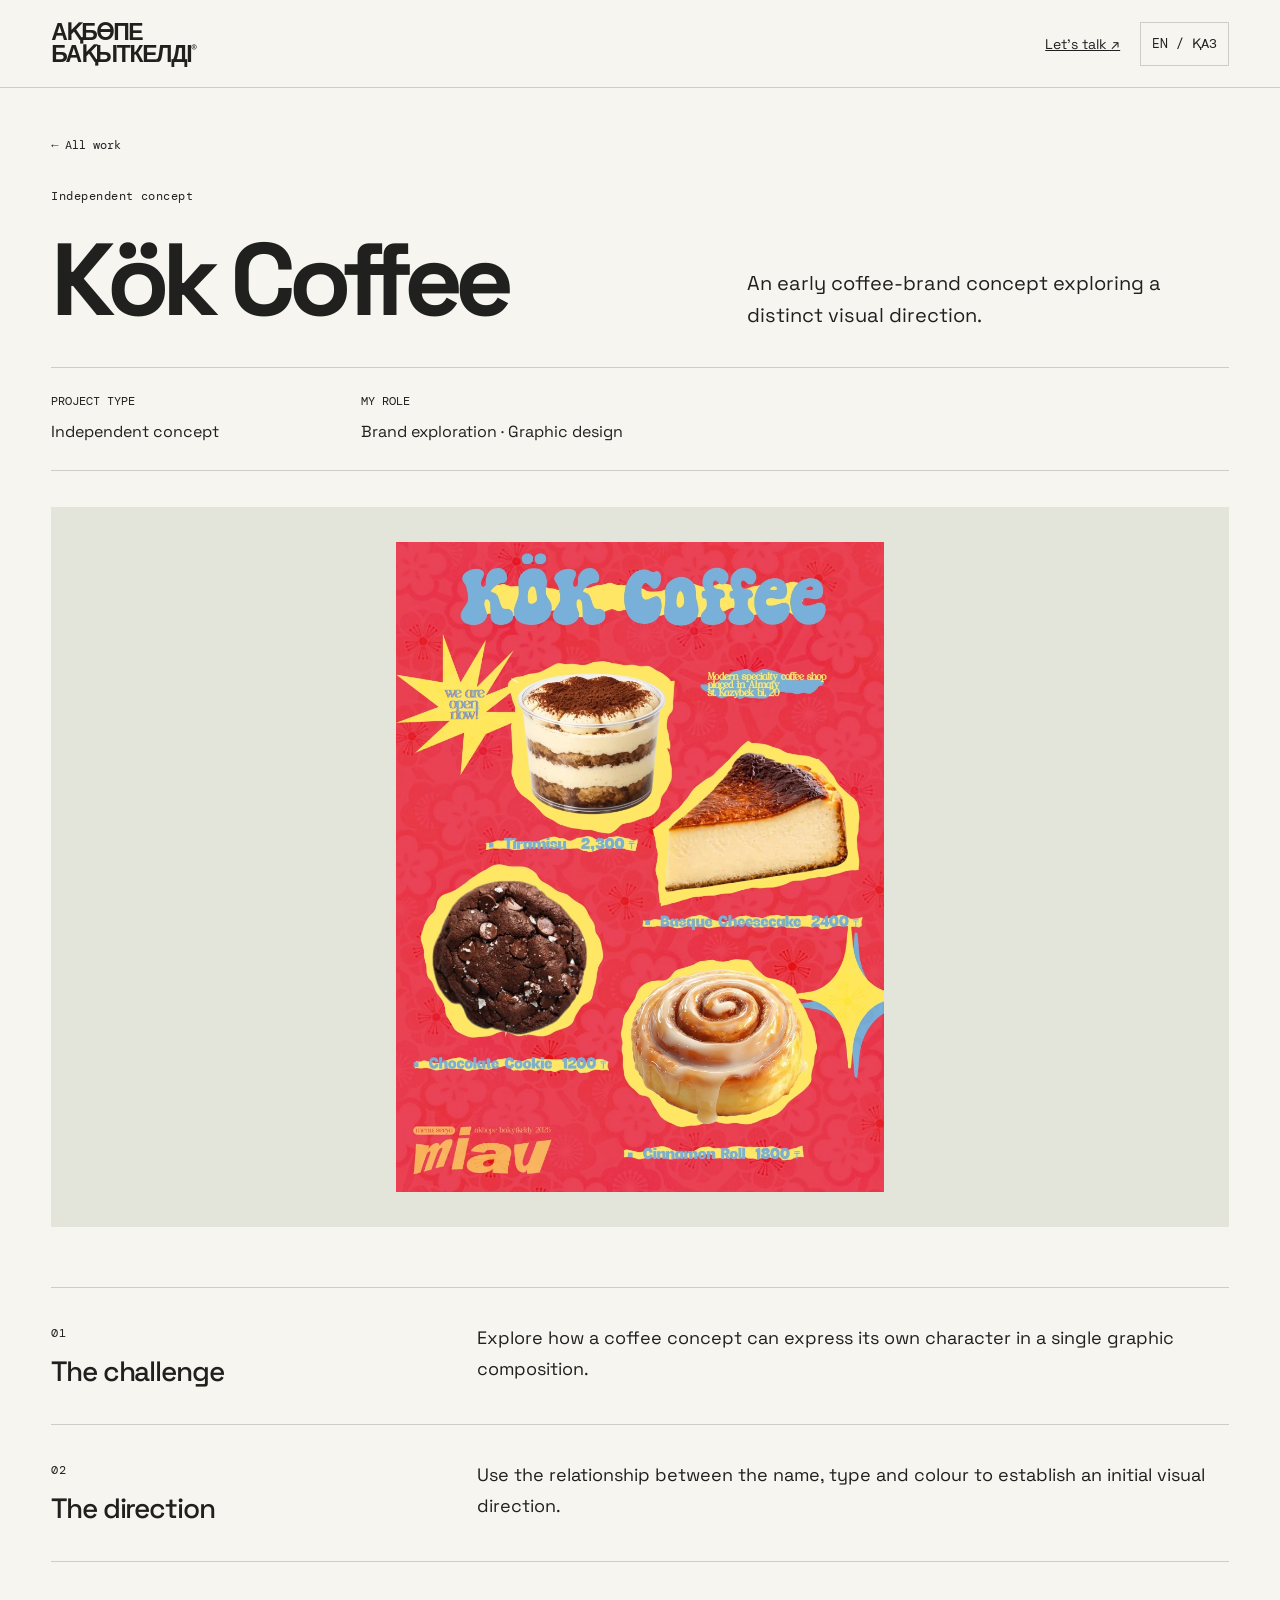
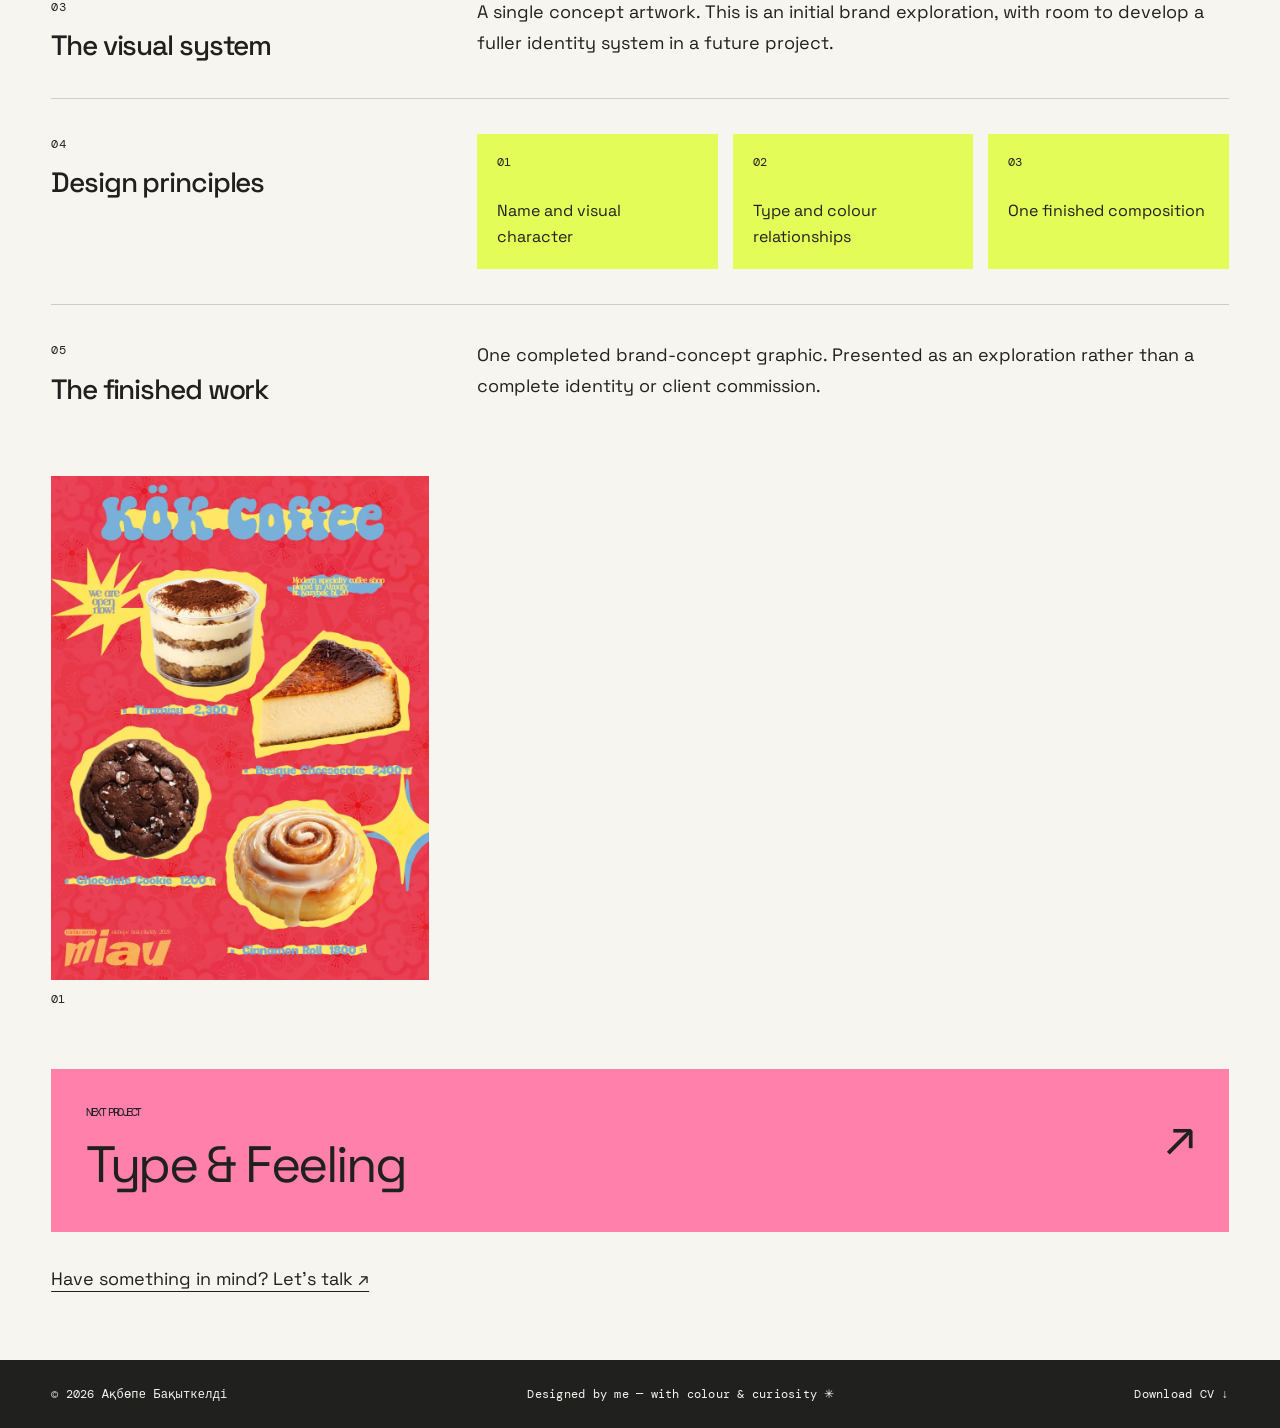
<file: projects/kok-coffee/index.html>
<!doctype html><html lang="en"><head><base href="../../">
    <meta charset="UTF-8" />
    <meta name="viewport" content="width=device-width, initial-scale=1.0" />
    <meta name="description" content="An early coffee-brand concept exploring a distinct visual direction." />
    <title>Kök Coffee — Akbope Bakytkeldy</title>
    <link rel="icon" href="public/favicon.svg" type="image/svg+xml" />
    <link rel="preconnect" href="https://fonts.googleapis.com" />
    <link rel="preconnect" href="https://fonts.gstatic.com" crossorigin />
    <link href="https://fonts.googleapis.com/css2?family=DM+Mono:wght@400;500&family=Space+Grotesk:wght@400;500;600;700&display=swap" rel="stylesheet" />
    <link rel="stylesheet" href="style.css" />
    <link rel="stylesheet" href="features.css" />
    <link rel="stylesheet" href="creative.css" />
    <link rel="stylesheet" href="portfolio.css" />
  </head><body class="case-page" data-project="kok-coffee"><a class="skip-link" href="projects/kok-coffee/#case-main">Skip to case study</a><header class="topbar"><a class="logo" href="index.html">Ақбөпе<br>Бақыткелді<span>®</span></a><nav class="case-nav" aria-label="Project navigation"><a href="index.html#contact">Let’s talk ↗</a><button class="language-toggle" aria-label="Қазақ тіліне ауысу" type="button">EN / ҚАЗ</button></nav></header><main id="case-main"><a class="case-breadcrumb" href="index.html#work">← All work</a><section class="case-hero"><p class="eyebrow">Independent concept</p><h1>Kök Coffee</h1><p class="lead">An early coffee-brand concept exploring a distinct visual direction.</p></section><dl class="case-fact-grid"><div><dt>Project type</dt><dd>Independent concept</dd></div><div><dt>My role</dt><dd>Brand exploration · Graphic design</dd></div></dl><figure class="case-visual "><img src="public/assets/kok%20coffee.webp" alt="Kök Coffee — The finished work" fetchpriority="high"></figure><section class="case-section"><div><p class="eyebrow">01</p><h2>The challenge</h2></div><div><p>Explore how a coffee concept can express its own character in a single graphic composition.</p></div></section><section class="case-section"><div><p class="eyebrow">02</p><h2>The direction</h2></div><div><p>Use the relationship between the name, type and colour to establish an initial visual direction.</p></div></section><section class="case-section"><div><p class="eyebrow">03</p><h2>The visual system</h2></div><div><p>A single concept artwork. This is an initial brand exploration, with room to develop a fuller identity system in a future project.</p></div></section><section class="case-section"><div><p class="eyebrow">04</p><h2>Design principles</h2></div><div><ol class="case-steps"><li>Name and visual character</li><li>Type and colour relationships</li><li>One finished composition</li></ol></div></section><section aria-labelledby="gallery-title"><div class="case-section"><div><p class="eyebrow">05</p><h2 id="gallery-title">The finished work</h2></div><p>One completed brand-concept graphic. Presented as an exploration rather than a complete identity or client commission.</p></div><div class="case-gallery "><figure><a href="public/assets/kok%20coffee.webp" target="_blank" rel="noopener" aria-label="Kök Coffee — 1"><img loading="lazy" decoding="async" src="public/assets/kok%20coffee.webp" alt="Kök Coffee — 01"></a><figcaption>01</figcaption></figure></div></section><a class="next-project" href="projects/poster-studies/"><span><small>NEXT PROJECT</small>Type &amp; Feeling</span><span aria-hidden="true">↗</span></a><a class="case-contact" href="index.html#contact">Have something in mind? Let’s talk ↗</a></main><footer><p>© 2026 Ақбөпе Бақыткелді</p><p>Designed by me — with colour & curiosity ✳</p><a href="public/akbope-bakytkeldy-cv.pdf" download>Download CV ↓</a></footer><script src="portfolio-data.js"></script><script src="case-render.js"></script><script src="case.js"></script></body></html>
</file>
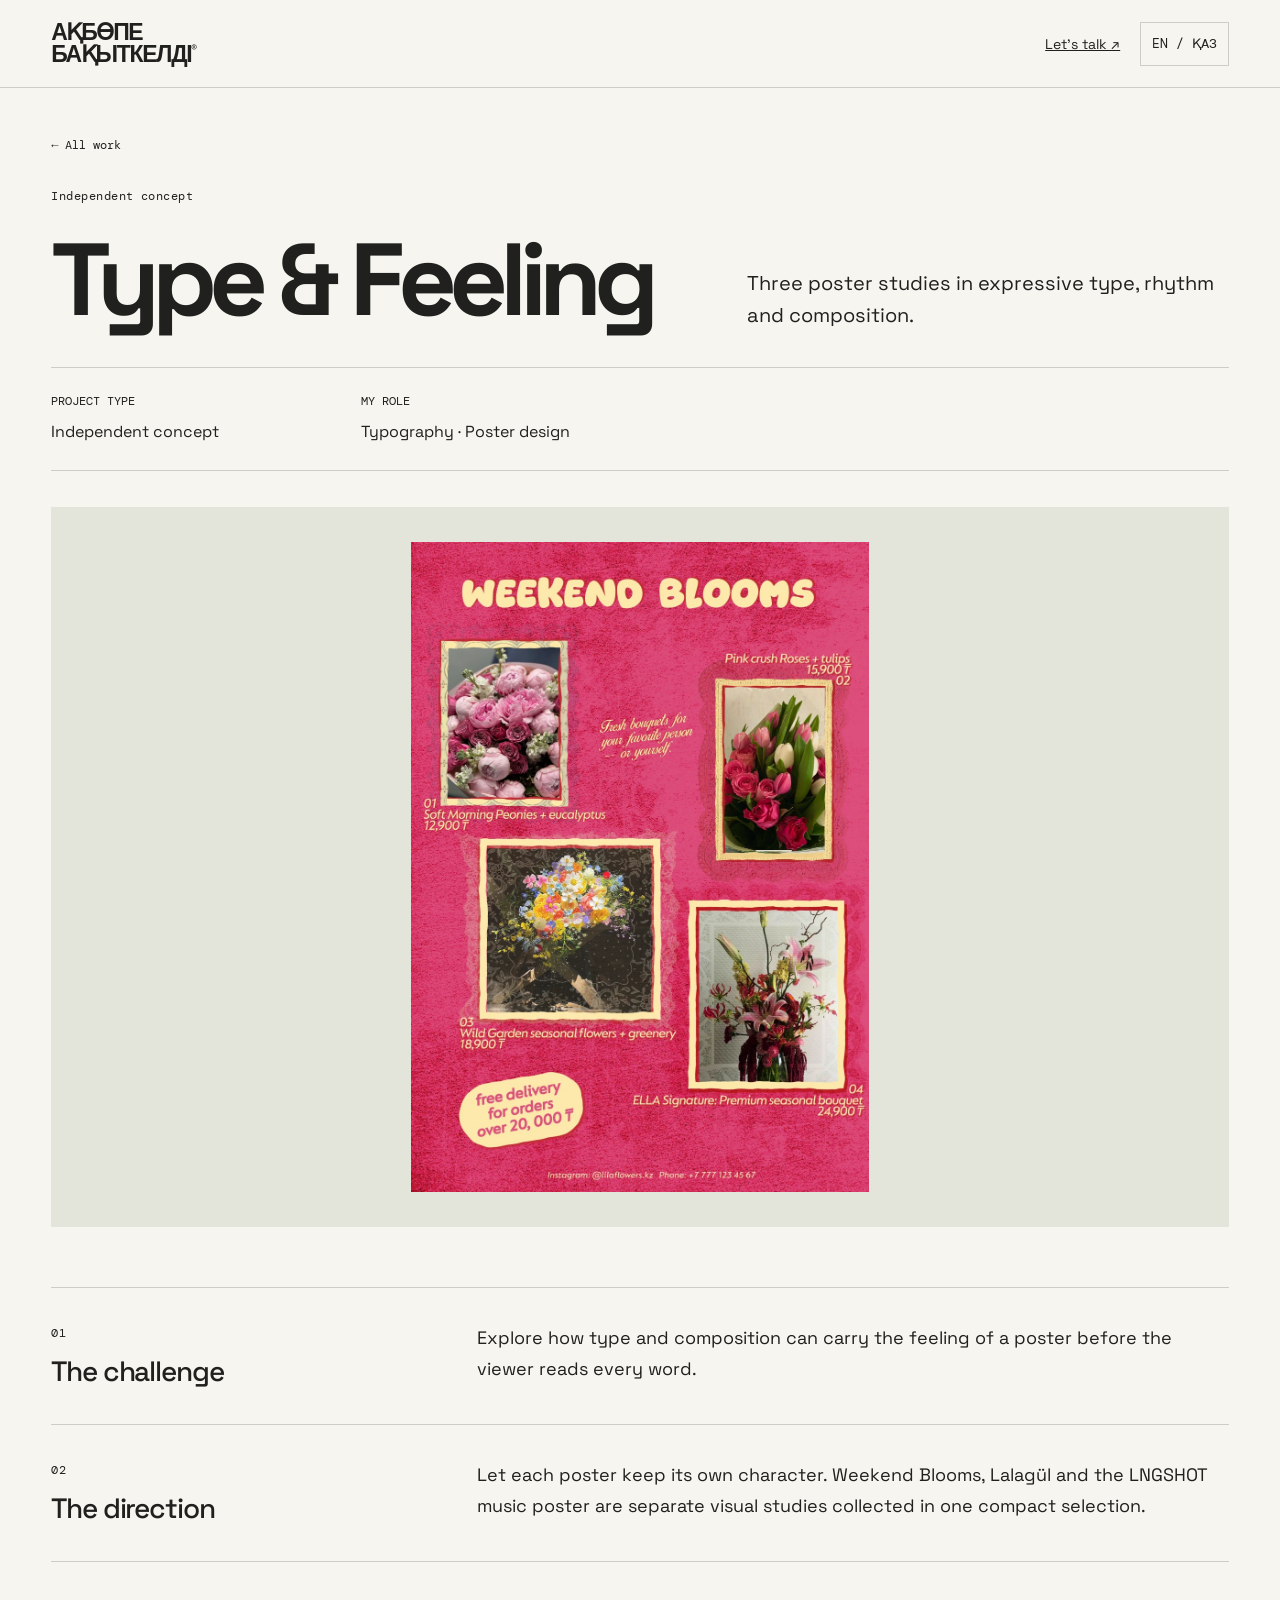
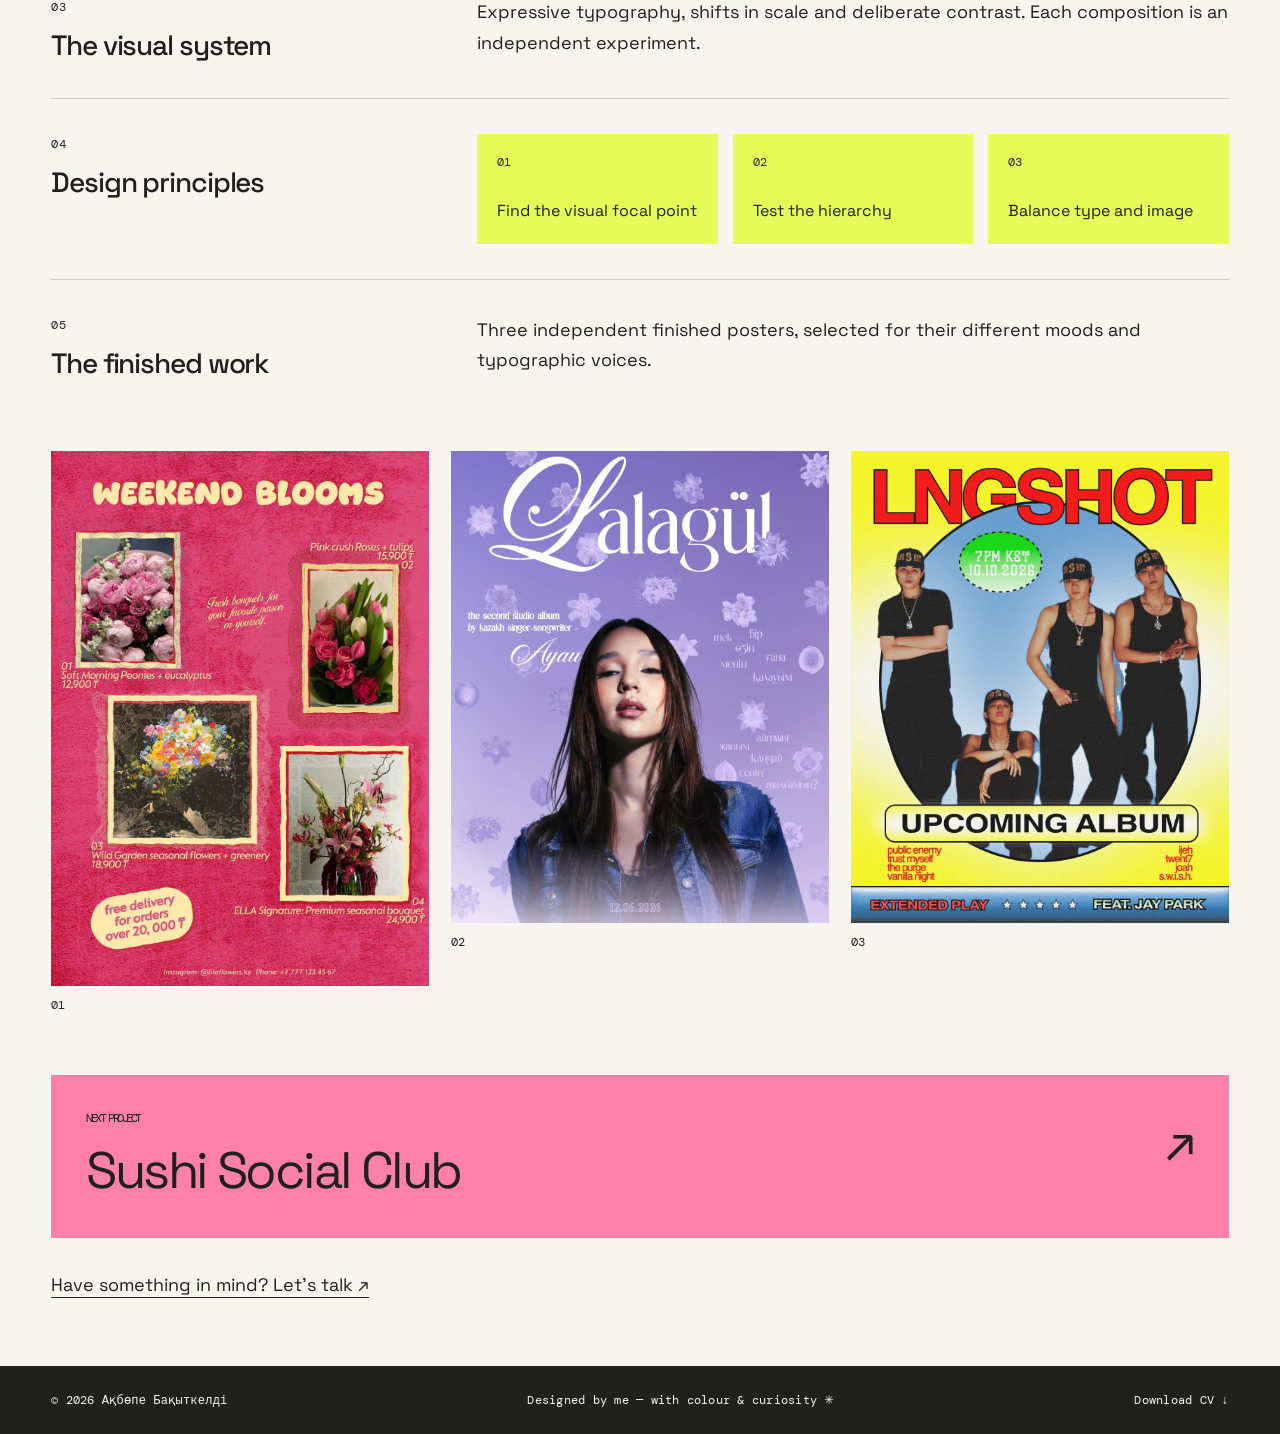
<file: projects/poster-studies/index.html>
<!doctype html><html lang="en"><head><base href="../../">
    <meta charset="UTF-8" />
    <meta name="viewport" content="width=device-width, initial-scale=1.0" />
    <meta name="description" content="Three poster studies in expressive type, rhythm and composition." />
    <title>Type &amp; Feeling — Akbope Bakytkeldy</title>
    <link rel="icon" href="public/favicon.svg" type="image/svg+xml" />
    <link rel="preconnect" href="https://fonts.googleapis.com" />
    <link rel="preconnect" href="https://fonts.gstatic.com" crossorigin />
    <link href="https://fonts.googleapis.com/css2?family=DM+Mono:wght@400;500&family=Space+Grotesk:wght@400;500;600;700&display=swap" rel="stylesheet" />
    <link rel="stylesheet" href="style.css" />
    <link rel="stylesheet" href="features.css" />
    <link rel="stylesheet" href="creative.css" />
    <link rel="stylesheet" href="portfolio.css" />
  </head><body class="case-page" data-project="poster-studies"><a class="skip-link" href="projects/poster-studies/#case-main">Skip to case study</a><header class="topbar"><a class="logo" href="index.html">Ақбөпе<br>Бақыткелді<span>®</span></a><nav class="case-nav" aria-label="Project navigation"><a href="index.html#contact">Let’s talk ↗</a><button class="language-toggle" aria-label="Қазақ тіліне ауысу" type="button">EN / ҚАЗ</button></nav></header><main id="case-main"><a class="case-breadcrumb" href="index.html#work">← All work</a><section class="case-hero"><p class="eyebrow">Independent concept</p><h1>Type &amp; Feeling</h1><p class="lead">Three poster studies in expressive type, rhythm and composition.</p></section><dl class="case-fact-grid"><div><dt>Project type</dt><dd>Independent concept</dd></div><div><dt>My role</dt><dd>Typography · Poster design</dd></div></dl><figure class="case-visual "><img src="public/assets/weekendblooms%20flyer.webp" alt="Type &amp; Feeling — The finished work" fetchpriority="high"></figure><section class="case-section"><div><p class="eyebrow">01</p><h2>The challenge</h2></div><div><p>Explore how type and composition can carry the feeling of a poster before the viewer reads every word.</p></div></section><section class="case-section"><div><p class="eyebrow">02</p><h2>The direction</h2></div><div><p>Let each poster keep its own character. Weekend Blooms, Lalagül and the LNGSHOT music poster are separate visual studies collected in one compact selection.</p></div></section><section class="case-section"><div><p class="eyebrow">03</p><h2>The visual system</h2></div><div><p>Expressive typography, shifts in scale and deliberate contrast. Each composition is an independent experiment.</p></div></section><section class="case-section"><div><p class="eyebrow">04</p><h2>Design principles</h2></div><div><ol class="case-steps"><li>Find the visual focal point</li><li>Test the hierarchy</li><li>Balance type and image</li></ol></div></section><section aria-labelledby="gallery-title"><div class="case-section"><div><p class="eyebrow">05</p><h2 id="gallery-title">The finished work</h2></div><p>Three independent finished posters, selected for their different moods and typographic voices.</p></div><div class="case-gallery "><figure><a href="public/assets/weekendblooms%20flyer.webp" target="_blank" rel="noopener" aria-label="Type &amp; Feeling — 1"><img loading="lazy" decoding="async" src="public/assets/weekendblooms%20flyer.webp" alt="Type &amp; Feeling — 01"></a><figcaption>01</figcaption></figure><figure><a href="public/assets/lalagul.webp" target="_blank" rel="noopener" aria-label="Type &amp; Feeling — 2"><img loading="lazy" decoding="async" src="public/assets/lalagul.webp" alt="Type &amp; Feeling — 02"></a><figcaption>02</figcaption></figure><figure><a href="public/assets/music%20concert.webp" target="_blank" rel="noopener" aria-label="Type &amp; Feeling — 3"><img loading="lazy" decoding="async" src="public/assets/music%20concert.webp" alt="Type &amp; Feeling — 03"></a><figcaption>03</figcaption></figure></div></section><a class="next-project" href="projects/sushi/"><span><small>NEXT PROJECT</small>Sushi Social Club</span><span aria-hidden="true">↗</span></a><a class="case-contact" href="index.html#contact">Have something in mind? Let’s talk ↗</a></main><footer><p>© 2026 Ақбөпе Бақыткелді</p><p>Designed by me — with colour & curiosity ✳</p><a href="public/akbope-bakytkeldy-cv.pdf" download>Download CV ↓</a></footer><script src="portfolio-data.js"></script><script src="case-render.js"></script><script src="case.js"></script></body></html>
</file>
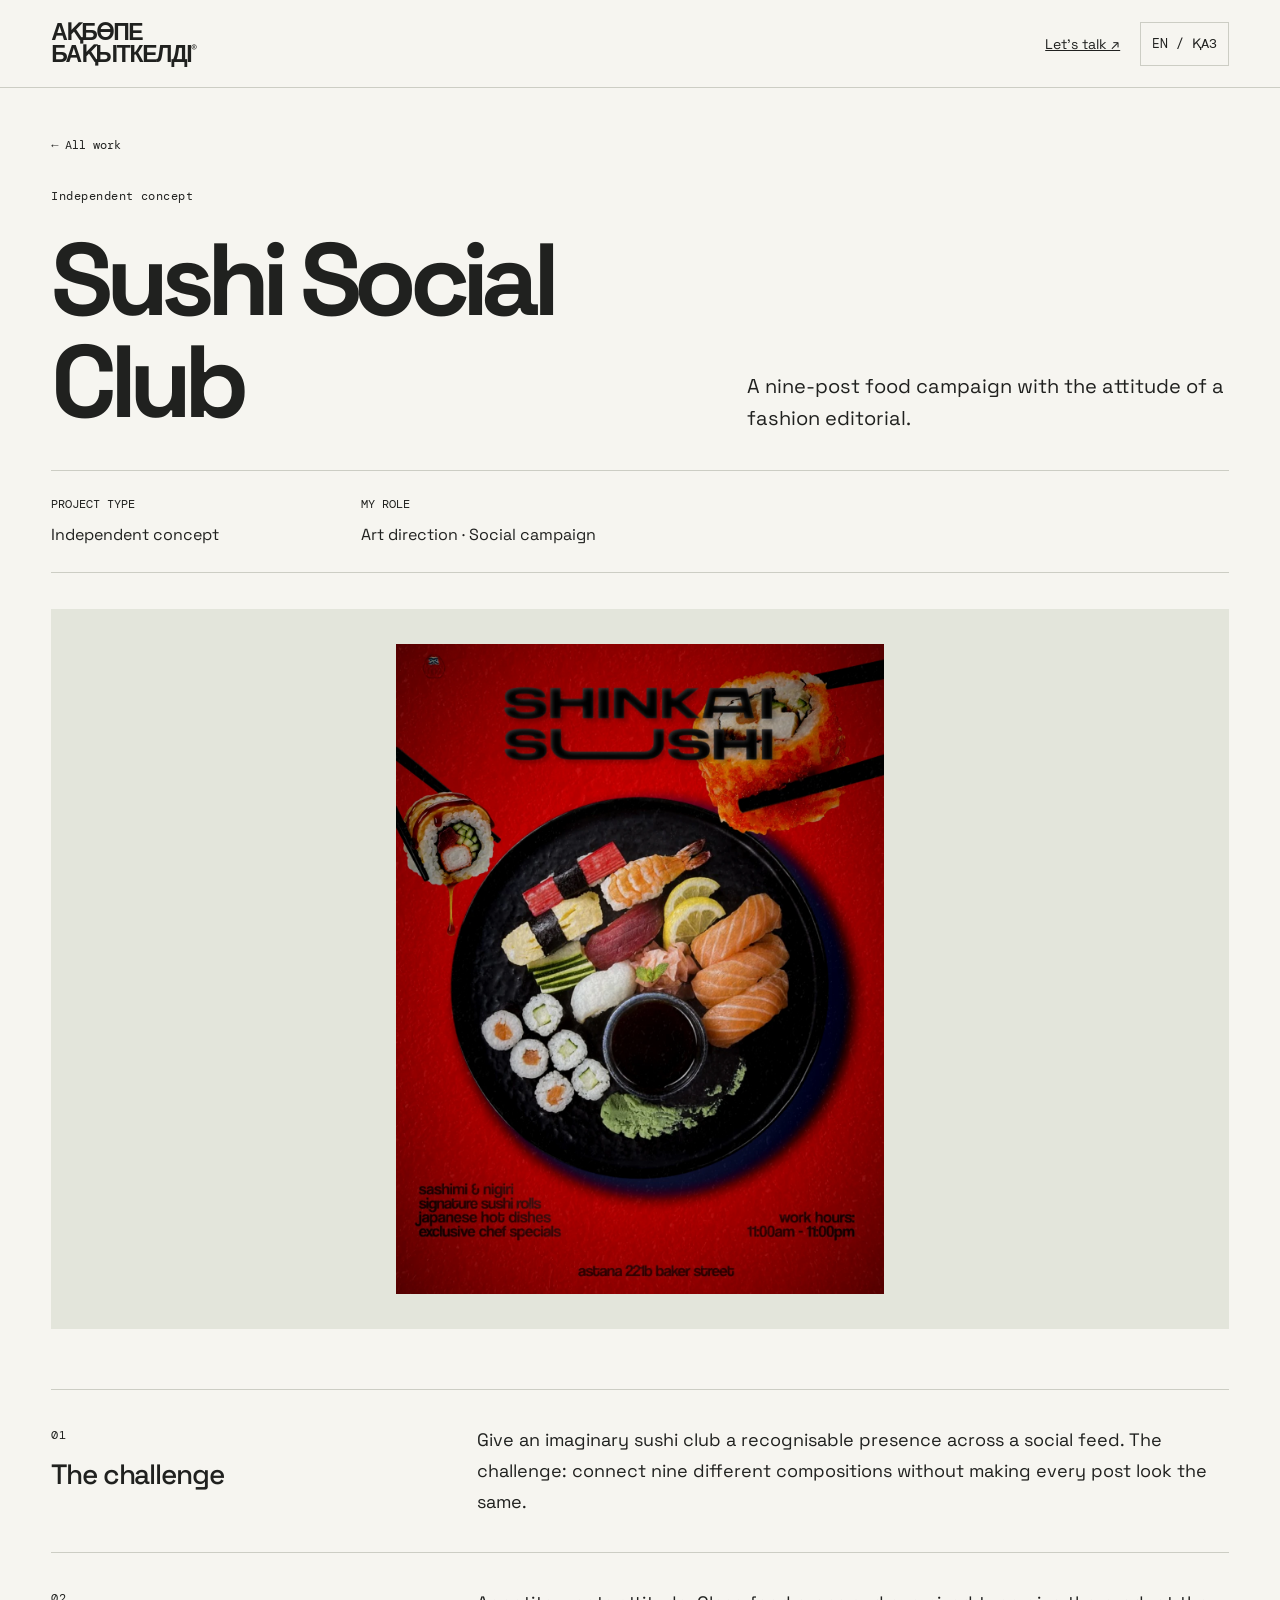
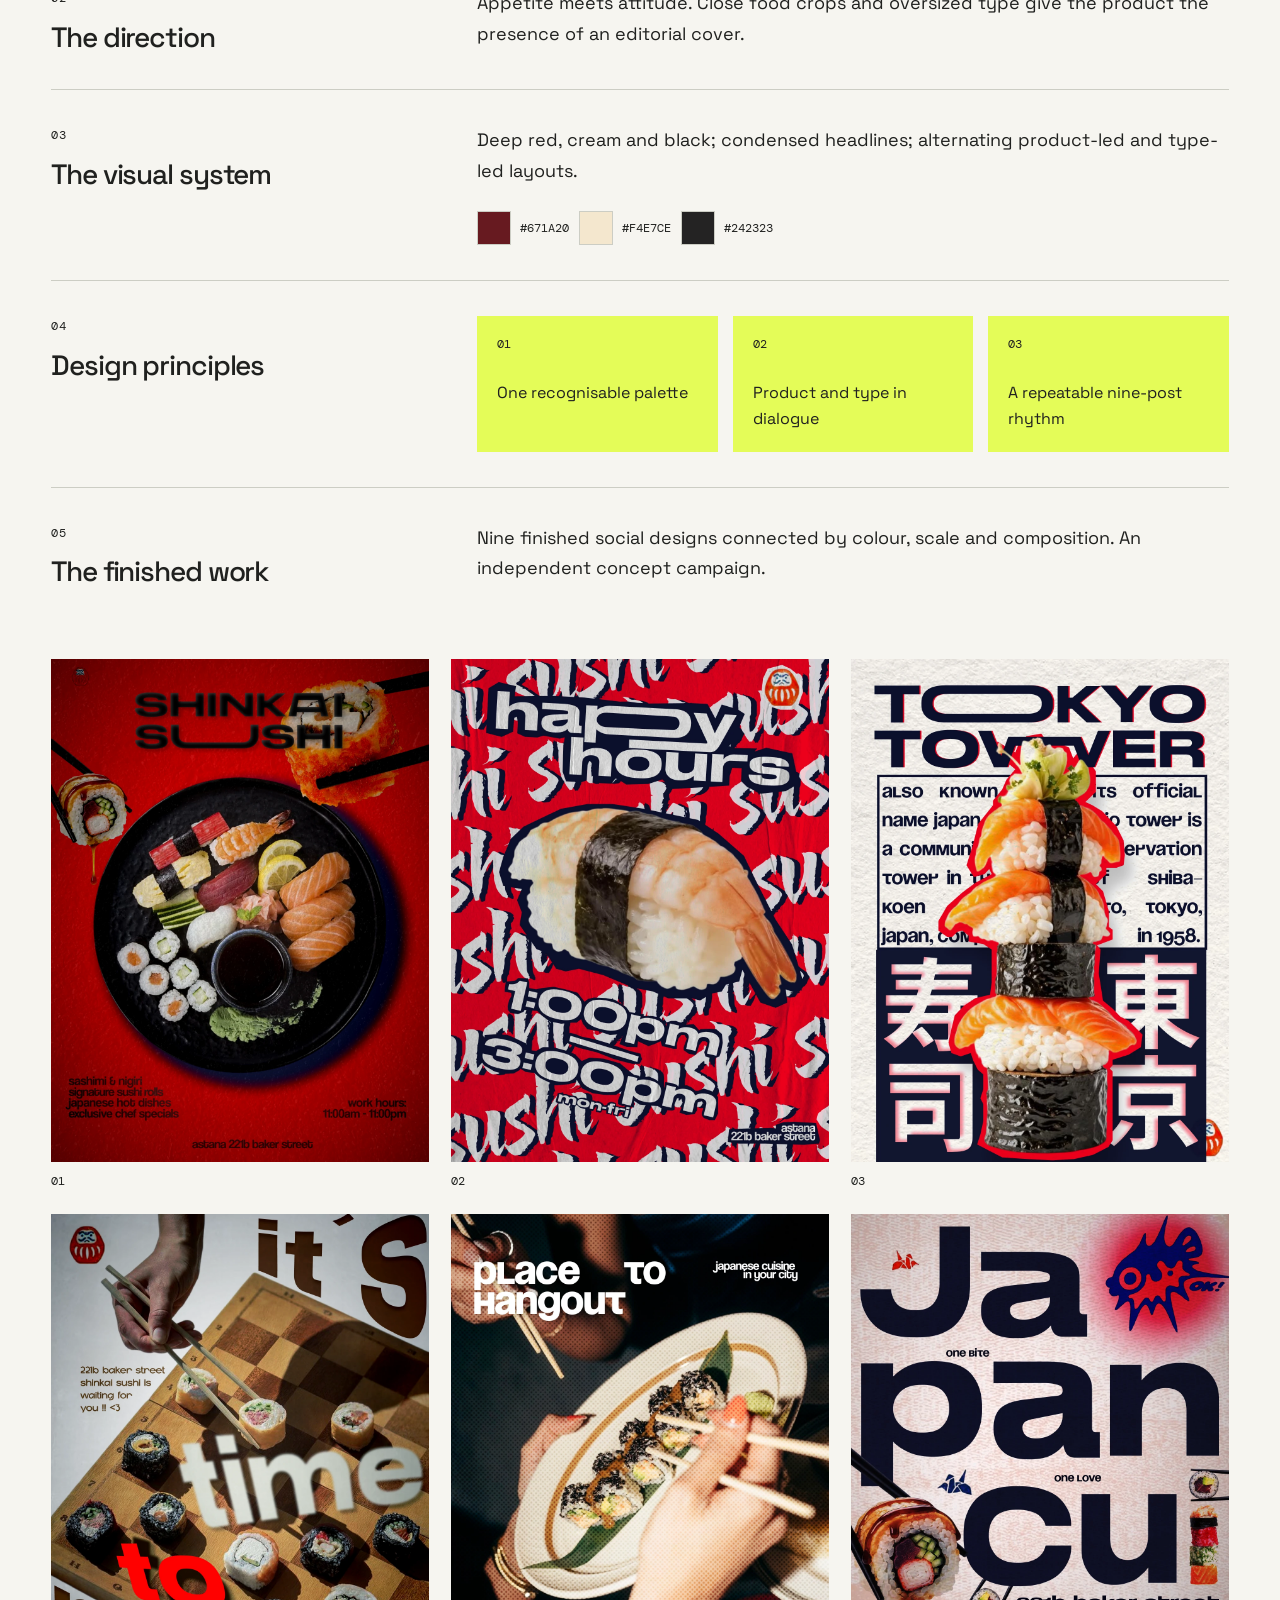
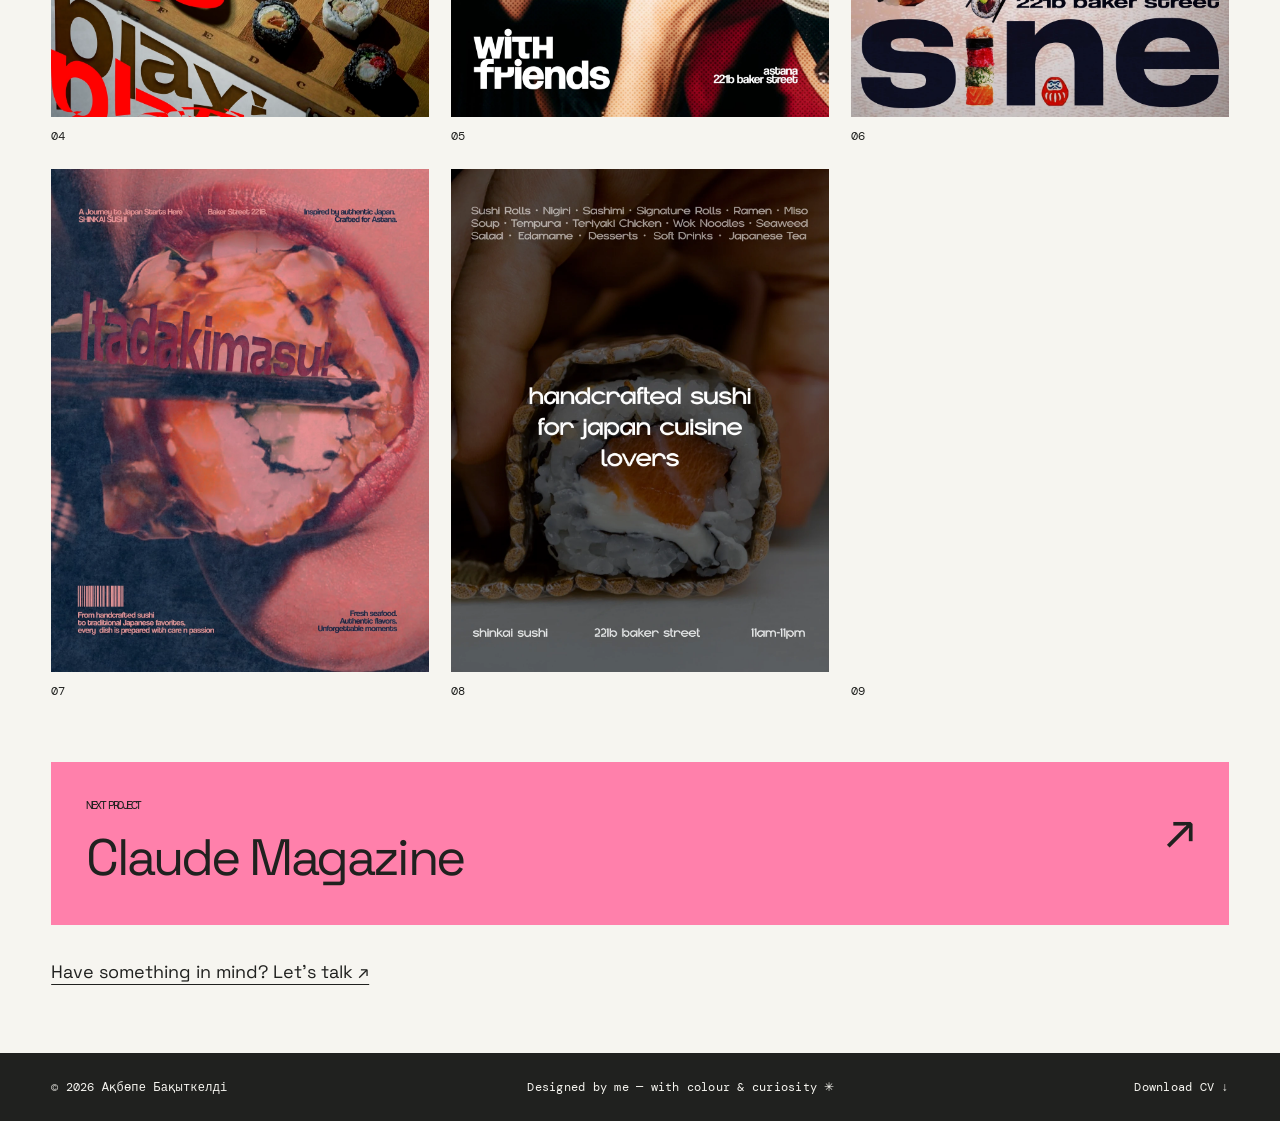
<file: projects/sushi/index.html>
<!doctype html><html lang="en"><head><base href="../../">
    <meta charset="UTF-8" />
    <meta name="viewport" content="width=device-width, initial-scale=1.0" />
    <meta name="description" content="A nine-post food campaign with the attitude of a fashion editorial." />
    <title>Sushi Social Club — Akbope Bakytkeldy</title>
    <link rel="icon" href="public/favicon.svg" type="image/svg+xml" />
    <link rel="preconnect" href="https://fonts.googleapis.com" />
    <link rel="preconnect" href="https://fonts.gstatic.com" crossorigin />
    <link href="https://fonts.googleapis.com/css2?family=DM+Mono:wght@400;500&family=Space+Grotesk:wght@400;500;600;700&display=swap" rel="stylesheet" />
    <link rel="stylesheet" href="style.css" />
    <link rel="stylesheet" href="features.css" />
    <link rel="stylesheet" href="creative.css" />
    <link rel="stylesheet" href="portfolio.css" />
  </head><body class="case-page" data-project="sushi"><a class="skip-link" href="projects/sushi/#case-main">Skip to case study</a><header class="topbar"><a class="logo" href="index.html">Ақбөпе<br>Бақыткелді<span>®</span></a><nav class="case-nav" aria-label="Project navigation"><a href="index.html#contact">Let’s talk ↗</a><button class="language-toggle" aria-label="Қазақ тіліне ауысу" type="button">EN / ҚАЗ</button></nav></header><main id="case-main"><a class="case-breadcrumb" href="index.html#work">← All work</a><section class="case-hero"><p class="eyebrow">Independent concept</p><h1>Sushi Social Club</h1><p class="lead">A nine-post food campaign with the attitude of a fashion editorial.</p></section><dl class="case-fact-grid"><div><dt>Project type</dt><dd>Independent concept</dd></div><div><dt>My role</dt><dd>Art direction · Social campaign</dd></div></dl><figure class="case-visual "><img src="public/assets/sushi%201.webp" alt="Sushi Social Club — The finished work" fetchpriority="high"></figure><section class="case-section"><div><p class="eyebrow">01</p><h2>The challenge</h2></div><div><p>Give an imaginary sushi club a recognisable presence across a social feed. The challenge: connect nine different compositions without making every post look the same.</p></div></section><section class="case-section"><div><p class="eyebrow">02</p><h2>The direction</h2></div><div><p>Appetite meets attitude. Close food crops and oversized type give the product the presence of an editorial cover.</p></div></section><section class="case-section"><div><p class="eyebrow">03</p><h2>The visual system</h2></div><div><p>Deep red, cream and black; condensed headlines; alternating product-led and type-led layouts.</p><div class="palette"><span class="swatch"><i style="--swatch:#671a20" aria-hidden="true"></i>#671A20</span><span class="swatch"><i style="--swatch:#f4e7ce" aria-hidden="true"></i>#F4E7CE</span><span class="swatch"><i style="--swatch:#242323" aria-hidden="true"></i>#242323</span></div></div></section><section class="case-section"><div><p class="eyebrow">04</p><h2>Design principles</h2></div><div><ol class="case-steps"><li>One recognisable palette</li><li>Product and type in dialogue</li><li>A repeatable nine-post rhythm</li></ol></div></section><section aria-labelledby="gallery-title"><div class="case-section"><div><p class="eyebrow">05</p><h2 id="gallery-title">The finished work</h2></div><p>Nine finished social designs connected by colour, scale and composition. An independent concept campaign.</p></div><div class="case-gallery "><figure><a href="public/assets/sushi%201.webp" target="_blank" rel="noopener" aria-label="Sushi Social Club — 1"><img loading="lazy" decoding="async" src="public/assets/sushi%201.webp" alt="Sushi Social Club — 01"></a><figcaption>01</figcaption></figure><figure><a href="public/assets/sushi%202.webp" target="_blank" rel="noopener" aria-label="Sushi Social Club — 2"><img loading="lazy" decoding="async" src="public/assets/sushi%202.webp" alt="Sushi Social Club — 02"></a><figcaption>02</figcaption></figure><figure><a href="public/assets/sushi%203.webp" target="_blank" rel="noopener" aria-label="Sushi Social Club — 3"><img loading="lazy" decoding="async" src="public/assets/sushi%203.webp" alt="Sushi Social Club — 03"></a><figcaption>03</figcaption></figure><figure><a href="public/assets/sushi%204.webp" target="_blank" rel="noopener" aria-label="Sushi Social Club — 4"><img loading="lazy" decoding="async" src="public/assets/sushi%204.webp" alt="Sushi Social Club — 04"></a><figcaption>04</figcaption></figure><figure><a href="public/assets/sushi%205.webp" target="_blank" rel="noopener" aria-label="Sushi Social Club — 5"><img loading="lazy" decoding="async" src="public/assets/sushi%205.webp" alt="Sushi Social Club — 05"></a><figcaption>05</figcaption></figure><figure><a href="public/assets/sushi%206.webp" target="_blank" rel="noopener" aria-label="Sushi Social Club — 6"><img loading="lazy" decoding="async" src="public/assets/sushi%206.webp" alt="Sushi Social Club — 06"></a><figcaption>06</figcaption></figure><figure><a href="public/assets/sushi%207.webp" target="_blank" rel="noopener" aria-label="Sushi Social Club — 7"><img loading="lazy" decoding="async" src="public/assets/sushi%207.webp" alt="Sushi Social Club — 07"></a><figcaption>07</figcaption></figure><figure><a href="public/assets/sushi%208.webp" target="_blank" rel="noopener" aria-label="Sushi Social Club — 8"><img loading="lazy" decoding="async" src="public/assets/sushi%208.webp" alt="Sushi Social Club — 08"></a><figcaption>08</figcaption></figure><figure><a href="public/assets/sushi%209.webp" target="_blank" rel="noopener" aria-label="Sushi Social Club — 9"><img loading="lazy" decoding="async" src="public/assets/sushi%209.webp" alt="Sushi Social Club — 09"></a><figcaption>09</figcaption></figure></div></section><a class="next-project" href="projects/claude/"><span><small>NEXT PROJECT</small>Claude Magazine</span><span aria-hidden="true">↗</span></a><a class="case-contact" href="index.html#contact">Have something in mind? Let’s talk ↗</a></main><footer><p>© 2026 Ақбөпе Бақыткелді</p><p>Designed by me — with colour & curiosity ✳</p><a href="public/akbope-bakytkeldy-cv.pdf" download>Download CV ↓</a></footer><script src="portfolio-data.js"></script><script src="case-render.js"></script><script src="case.js"></script></body></html>
</file>
<file: style.css>
:root{--ink:#17151b;--paper:#fff9f2;--pink:#ff5a97;--yellow:#ffd635;--blue:#7fcaff;--green:#bcf04b;--mono:"DM Mono",monospace;--display:"Space Grotesk",sans-serif}*{box-sizing:border-box}html{scroll-behavior:smooth}body{margin:0;background:var(--paper);color:var(--ink);font-family:var(--display);overflow-x:hidden}.topbar{height:84px;display:flex;align-items:center;justify-content:space-between;padding:13px 3vw;border-bottom:1px solid var(--ink);position:relative;z-index:2}.logo{font-weight:700;font-size:19px;line-height:.78;text-transform:uppercase;text-decoration:none;color:var(--ink);letter-spacing:-1.4px}.logo span{color:var(--pink);font-size:12px;vertical-align:top}.topbar-note,.section-head,.hero-label,footer,.contact>p{font:11px/1.35 var(--mono);text-transform:uppercase;letter-spacing:.02em}.contact-link{padding:12px 16px;border:1px solid var(--ink);color:var(--ink);text-decoration:none;border-radius:99px;font:12px var(--mono);transition:.2s}.contact-link:hover{background:var(--ink);color:#fff}.contact-link i,.about-details i{font-style:normal;font-size:17px}.hero{min-height:calc(100vh - 84px);padding:7.5vw 6vw 3vw;position:relative;background:linear-gradient(117deg,var(--yellow) 0 35%,var(--pink) 35% 66%,var(--blue) 66%)}.hero-label{border:1px solid var(--ink);width:max-content;padding:7px 10px;border-radius:50%;transform:rotate(-5deg)}h1{font-size:clamp(57px,10.2vw,170px);line-height:.82;letter-spacing:-.085em;margin:8vw 0 0;max-width:1000px}h1 em,.contact h2 em{font-family:Georgia,serif;font-weight:400;letter-spacing:-.1em}.hero-bottom{display:flex;justify-content:space-between;align-items:end;margin-top:7vw}.hero-bottom p{max-width:285px;font-size:16px;line-height:1.2}.scroll-hint{font:12px var(--mono);color:var(--ink);text-decoration:none}.scroll-hint span{display:block;font-size:27px;text-align:center;margin-top:8px}.star{position:absolute;font-size:clamp(50px,7vw,110px)}.star-one{right:13%;top:20%;transform:rotate(14deg)}.star-two{right:39%;bottom:10%;font-size:clamp(25px,4vw,55px)}.marquee{background:var(--ink);color:var(--paper);overflow:hidden;white-space:nowrap;padding:20px 0}.marquee div{display:inline-flex;align-items:center;gap:25px;font-size:clamp(25px,3vw,45px);font-weight:600;animation:slide 22s linear infinite}.marquee b{color:var(--pink);font-size:.8em}@keyframes slide{to{transform:translateX(-50%)}}.work{padding:12vw 4vw 10vw}.section-head{display:flex;justify-content:space-between;border-bottom:1px solid var(--ink);padding-bottom:12px;margin-bottom:26px}.section-head p{margin:0}.project-grid{display:grid;grid-template-columns:repeat(12,1fr);gap:7vw 2.4vw}.project{min-width:0}.project-large{grid-column:1/8}.project-tall{grid-column:9/13;padding-top:16vw}.project-wide{grid-column:2/8}.project-small{grid-column:9/12}.offset{grid-column:2/5;margin-top:-11vw}.project-image{display:block;width:100%;padding:0;border:0;background:none;cursor:pointer;position:relative;overflow:hidden}.project-image img{width:100%;height:clamp(320px,50vw,720px);object-fit:cover;display:block;transition:transform .6s cubic-bezier(.2,.8,.2,1)}.project-tall img{height:clamp(440px,56vw,860px)}.project-small img{height:clamp(300px,34vw,520px)}.project-image:hover img{transform:scale(1.04)}.view{position:absolute;inset:auto 14px 14px auto;background:var(--paper);border:1px solid var(--ink);padding:9px 11px;border-radius:50%;font:10px var(--mono);width:72px;height:72px;display:grid;place-items:center;transform:rotate(-9deg);opacity:0;transition:.25s}.project-image:hover .view{opacity:1}.view b{font-size:17px}.project-info{display:flex;justify-content:space-between;gap:10px;margin-top:10px}.project-info h2{margin:0;font-size:clamp(16px,2vw,24px);letter-spacing:-.06em}.project-info p{margin:5px 0 0;font:10px var(--mono);text-transform:uppercase}.about{background:var(--green);padding:8vw 8vw 6vw;min-height:90vh;position:relative;overflow:hidden}.about-tag{font:11px var(--mono);text-transform:uppercase}.about-copy{font-size:clamp(40px,7.5vw,115px);line-height:.88;letter-spacing:-.07em;max-width:950px;margin:10vw 0 6vw}.about-copy span{font-family:Georgia,serif;font-style:italic;color:var(--pink);font-weight:400}.about-details{display:flex;align-items:end;justify-content:space-between;max-width:690px;margin-left:auto;position:relative;z-index:1}.about-details p{font-size:16px;line-height:1.25;max-width:270px;margin:0}.about-details a{color:var(--ink);font:12px var(--mono);text-decoration:none;border-bottom:1px solid;padding-bottom:4px}.flower{position:absolute;right:-3%;bottom:-19%;font-size:min(48vw,620px);line-height:1;color:var(--yellow);transform:rotate(-14deg)}.contact{background:var(--pink);padding:9vw 7vw 12vw;min-height:78vh}.contact>p{margin:0}.contact h2{font-size:clamp(60px,10vw,155px);line-height:.82;letter-spacing:-.09em;margin:9vw 0}.contact>a{color:var(--ink);font-size:clamp(19px,3vw,42px);font-weight:500;text-decoration:none;border-bottom:2px solid}.contact>a span{font-family:var(--mono)}footer{display:flex;justify-content:space-between;padding:18px 3vw;background:var(--ink);color:var(--paper)}footer p{margin:0}footer a{color:var(--paper);text-decoration:none}.gallery-modal{width:min(1080px,92vw);height:min(88vh,900px);border:1px solid var(--ink);padding:4vw;background:var(--paper)}.gallery-modal::backdrop{background:rgba(23,21,27,.86);backdrop-filter:blur(4px)}.gallery-content{display:grid;grid-template-columns:repeat(3,1fr);gap:15px;overflow:auto;height:100%;padding-right:8px}.gallery-content img{width:100%;height:100%;max-height:480px;object-fit:cover}.close{position:fixed;right:5vw;top:6vh;border:1px solid var(--ink);background:var(--yellow);width:40px;height:40px;border-radius:50%;font-size:26px;cursor:pointer;z-index:2}.cursor-dot{position:fixed;width:12px;height:12px;border-radius:50%;background:var(--ink);pointer-events:none;z-index:10;mix-blend-mode:difference;transform:translate(-50%,-50%);transition:transform .1s}@media(max-width:650px){.topbar{height:69px}.topbar-note{display:none}.hero{min-height:86vh;padding:10vw 5vw}.hero-bottom{margin-top:15vw;align-items:start;flex-direction:column;gap:25px}.star-one{right:8%;top:29%}.star-two{right:25%;bottom:27%}.work{padding:16vw 5vw}.project-grid{display:grid;grid-template-columns:1fr;gap:14vw}.project,.project-large,.project-tall,.project-wide,.project-small,.offset{grid-column:auto;padding:0;margin:0}.project-image img,.project-tall img,.project-small img{height:118vw;max-height:none}.about{min-height:75vh;padding:12vw 6vw}.about-copy{margin:20vw 0}.about-details{flex-direction:column;align-items:flex-start;gap:25px}.flower{font-size:70vw;bottom:-9%;right:-7%}.contact{padding:15vw 6vw;min-height:62vh}.contact h2{margin:20vw 0}footer{gap:15px;flex-wrap:wrap}.gallery-content{grid-template-columns:1fr 1fr}.cursor-dot{display:none}}
</file>
<file: features.css>
.loader{position:fixed;inset:0;z-index:100;display:grid;grid-template-columns:1fr auto;grid-template-rows:1fr auto;align-items:end;gap:18px;padding:5vw;background:var(--yellow);color:var(--ink);transition:clip-path .75s cubic-bezier(.75,0,.15,1),visibility .75s;clip-path:inset(0)}.loader-mark{grid-column:1/-1;align-self:center;justify-self:center;font-size:clamp(90px,18vw,260px);animation:loader-spin 1.2s linear infinite}.loader p{margin:0;font:700 clamp(20px,4vw,58px)/.9 var(--display);letter-spacing:-.06em;text-transform:uppercase}.loader b{font:700 clamp(22px,4vw,52px) var(--mono)}body:not(.is-loading) .loader{clip-path:inset(0 0 100% 0);visibility:hidden}@keyframes loader-spin{to{transform:rotate(180deg)}}body.is-loading{overflow:hidden}
.top-actions{display:flex;align-items:center;gap:10px}.availability{display:flex;align-items:center;gap:7px;padding:8px 11px;border:1px solid var(--ink);border-radius:99px;font:700 12px var(--mono);text-transform:uppercase;background:var(--green)}.availability i{width:9px;height:9px;border-radius:50%;background:var(--pink);animation:pulse 1.5s ease-in-out infinite}@keyframes pulse{50%{transform:scale(1.6);opacity:.5}}.language-toggle,.cv-link{border:1px solid var(--ink);background:var(--yellow);color:var(--ink);padding:10px 11px;border-radius:99px;font:700 12px var(--mono);text-decoration:none}.language-toggle{min-width:48px}.cv-link:hover,.language-toggle:hover{background:var(--pink)}
.work-tools{display:flex;justify-content:space-between;align-items:center;gap:20px;margin:0 0 45px}.filters{display:flex;flex-wrap:wrap;gap:8px}.filters button,.shuffle-button{border:2px solid var(--ink);background:var(--paper);padding:10px 15px;font:700 12px var(--mono);text-transform:uppercase;box-shadow:3px 3px 0 var(--ink)}.filters button.active{background:var(--pink);transform:translate(2px,2px);box-shadow:1px 1px 0 var(--ink)}.shuffle-button{background:var(--yellow)}.shuffle-status{min-height:18px;margin:-30px 0 34px;font:12px var(--mono);text-transform:uppercase}.project.shuffle-hit{animation:shuffle-hit .85s ease}@keyframes shuffle-hit{0%,100%{filter:none}35%{filter:saturate(1.8);transform:rotate(-3deg) scale(1.04)}}
.gallery-modal{overflow:auto;height:min(92vh,960px)}.case-study-content{display:none}.gallery-modal.has-study .case-study-content{display:block}.gallery-modalennials .gallery-content{margin-top:60px}.case-intro{display:grid;grid-template-columns:1.15fr .85fr;gap:5vw;padding:20px 0 45px;border-bottom:2px solid var(--ink)}.case-kicker{font:700 12px var(--mono);text-transform:uppercase;color:var(--pink)}.case-intro h2{font-size:clamp(38px,6vw,78px);line-height:.82;letter-spacing:-.07em;margin:18px 0}.case-summary{font-size:18px;line-height:1.25;margin:0}.case-facts{display:grid;align-content:end;gap:18px}.case-facts div{border-top:1px solid var(--ink);padding-top:9px}.case-facts b{display:block;font:12px var(--mono);text-transform:uppercase;margin-bottom:5px}.case-facts p{font-size:15px;margin:0}.process-title,.outcome-title{font:700 12px var(--mono);text-transform:uppercase;margin:45px 0 20px}.process-list{display:grid;grid-template-columns:repeat(3,1fr);border-top:1px solid var(--ink);border-left:1px solid var(--ink)}.process-list div{min-height:145px;border-right:1px solid var(--ink);border-bottom:1px solid var(--ink);padding:15px}.process-list b{font:12px var(--mono)}.process-list p{font-size:16px;line-height:1.15;margin:38px 0 0}.comparison-wrap{display:grid;grid-template-columns:1fr .8fr;gap:35px;align-items:center;margin-top:48px}.comparison-copy h3{font-size:clamp(30px,4vw,55px);line-height:.9;letter-spacing:-.06em;margin:10px 0 18px}.comparison-copy p{font-size:16px;line-height:1.3}.comparison{--position:52%;position:relative;aspect-ratio:3/4;overflow:hidden;border:4px solid var(--pink);box-shadow:8px 8px 0 var(--ink);background:#ddd}.comparison>img,.compare-final img{position:absolute;inset:0;width:100%;height:100%;object-fit:cover}.comparison>img{filter:grayscale(1) contrast(1.8) brightness(1.15);opacity:.65}.comparison::before{content:'RECONSTRUCTED CONCEPT SKETCH';position:absolute;z-index:3;left:10px;top:10px;background:var(--yellow);border:1px solid var(--ink);padding:6px;font:12px var(--mono)}.compare-final{position:absolute;inset:0;clip-path:inset(0 calc(100% - var(--position)) 0 0)}.compare-handle{position:absolute;z-index:3;left:var(--position);top:0;bottom:0;width:3px;background:var(--yellow);transform:translateX(-50%);box-shadow:0 0 0 1px var(--ink)}.compare-handle::after{content:'↔';position:absolute;left:50%;top:50%;transform:translate(-50%,-50%);width:42px;height:42px;display:grid;place-items:center;border-radius:50%;border:2px solid var(--ink);background:var(--yellow);font:18px var(--mono)}.comparison input{position:absolute;z-index:4;inset:0;width:100%;height:100%;opacity:0}.outcome{font-size:clamp(24px,3.2vw,42px);line-height:1;letter-spacing:-.045em;max-width:800px;margin:0}.concept-note{margin-top:26px;padding:11px;border:1px dashed var(--ink);font:12px var(--mono);text-transform:uppercase}.gallery-heading{font:700 12px var(--mono);text-transform:uppercase;margin:55px 0 15px}.gallery-content{height:auto;overflow:visible}.gallery-content img{height:auto;max-height:none;object-fit:contain}.gallery-modal.has-study .gallery-content img{border:1px solid var(--ink)}
.playlist{list-style:none;padding:0;margin:0;display:grid;gap:8px}.playlist li{display:grid;grid-template-columns:1fr auto;align-items:end;border-bottom:1px solid var(--ink);padding-bottom:7px}.playlist b{font:700 14px var(--display)}.playlist span{font:12px var(--mono);text-transform:uppercase;text-align:right}.sound-card .cassette{margin:10px 0}
[hidden]{display:none!important}
@media(max-width:900px){.availability{display:none}.top-actions{gap:5px}.contact-link{display:none}.case-intro,.comparison-wrap{grid-template-columns:1fr}.process-list{grid-template-columns:1fr}.process-list div{min-height:110px}.process-list p{margin-top:20px}}
@media(max-width:650px){.topbar-note{display:none}.top-actions{gap:4px}.cv-link,.language-toggle{padding:8px 9px}.work-tools{align-items:flex-start;flex-direction:column;margin-bottom:38px}.filters{gap:6px}.filters button,.shuffle-button{padding:8px 10px}.gallery-modal{padding:45px 16px 20px}.case-intro{padding-top:0}.comparison-wrap{margin-top:35px}.playlist li{grid-template-columns:1fr}.playlist span{text-align:left}.loader{padding:8vw}}
@media(prefers-reduced-motion:reduce){*,*::before,*::after{animation-duration:.01ms!important;animation-iteration-count:1!important;scroll-behavior:auto!important}.reveal{opacity:1;transform:none}}
.gallery-modal.has-study .gallery-content{margin-top:60px}
</file>
<file: creative.css>
/* Art direction: a designer's oversized editorial cover and printed portfolio. */
:root{--paper:#f6f5f0;--ink:#20211f;--pink:#ff80ab;--yellow:#e4fc58;--green:#e4fc58;--blue:#5f73f0;--line:#cccdc4;--gutter:clamp(20px,4vw,72px)}
::selection{background:var(--pink);color:var(--ink)}
body{overflow-x:clip}a{color:inherit}button,input{font:inherit}button,a,input{-webkit-tap-highlight-color:transparent}button{cursor:pointer}button:focus-visible,a:focus-visible,input:focus-visible{outline:3px solid #5363d9;outline-offset:5px}
.skip-link{position:fixed;top:12px;left:16px;z-index:200;padding:14px;background:var(--yellow);transform:translateY(-150%)}.skip-link:focus{transform:none}.loader,.cursor-dot{display:none!important}body.is-loading{overflow:auto}
.topbar{height:100px;padding:20px var(--gutter);border-bottom:1px solid var(--line);gap:32px;background:var(--paper)}.logo{font-size:23px;line-height:.94;letter-spacing:-1.3px}.logo span{color:var(--ink)}.main-nav{display:flex;gap:30px;margin-right:auto;margin-left:30px}.main-nav a{text-decoration:none;font-size:14px}.main-nav a:hover{text-decoration:underline;text-underline-offset:5px}.main-nav span{font:11px var(--mono);vertical-align:super;margin-left:4px}.topbar-note{display:none}.top-actions{gap:12px}.availability{border:0;padding:0;margin-right:12px;background:none;font:12px var(--mono);text-transform:none}.availability i{background:#425e24;width:7px;height:7px;animation:none}.language-toggle,.cv-link{background:none;border:1px solid var(--line);font:13px var(--mono);padding:11px;border-radius:0}.contact-link{background:var(--ink);color:var(--paper);border-radius:0;padding:13px 20px;font:14px var(--display)}.contact-link:hover{background:var(--pink);color:var(--ink)}
.hero{min-height:690px;padding:42px var(--gutter) 0;background:var(--paper);isolation:isolate;overflow:hidden}.hero-label{font:12px var(--mono);text-transform:uppercase;letter-spacing:.04em;border:0;border-radius:0;padding:0;transform:none;width:auto}.hero h1{font-size:clamp(78px,10.6vw,168px);line-height:.87;letter-spacing:-.085em;margin:45px 0 0;width:60%;position:relative;z-index:2}.hero h1 em{font-family:Georgia,serif;letter-spacing:-.085em;font-weight:400;position:relative}.hero h1 em::after{content:'';position:absolute;left:0;right:-16px;bottom:-1px;height:7px;background:var(--pink);transform:rotate(-5deg);z-index:-1}.hero-asterisk{display:inline-block;color:var(--pink);font-size:.7em;margin-left:.26em;vertical-align:top;line-height:1.25}.hero-art{position:absolute;width:43%;height:490px;right:3.5%;top:62px;z-index:1}.art-orbit{position:absolute;width:95%;height:83%;top:3%;right:0;border-radius:50%;background:var(--pink);transform:rotate(-20deg)}.hero-print{position:absolute;width:49%;height:auto;border:7px solid #fff;box-shadow:0 14px 36px #17151b29;transition:transform .5s}.print-back{top:1%;right:2%;transform:rotate(12deg)}.print-front{top:17%;left:9%;transform:rotate(-12deg)}.hero-art:hover .print-front{transform:translateY(-12px) rotate(-8deg)}.hero-art:hover .print-back{transform:translateY(-8px) rotate(7deg)}.art-stamp{position:absolute;right:0;bottom:9%;background:var(--yellow);width:135px;height:135px;display:flex;flex-direction:column;justify-content:center;align-items:center;border-radius:50%;transform:rotate(11deg);font:12px/1.4 var(--mono);text-align:center;box-shadow:0 3px 0 var(--ink)}.art-stamp span{font:50px/1 Arial;margin-top:4px}.art-caption{position:absolute;bottom:0;left:16%;font:12px var(--mono);transform:rotate(-5deg)}.registration{position:absolute;font:30px var(--mono)}.reg-one{left:0;top:0}.reg-two{right:0;bottom:0}.hero-bottom{margin:36px 0 40px;display:flex;gap:40px;justify-content:flex-start;align-items:center;max-width:58%}.hero-bottom p{font-size:16px;line-height:1.5;max-width:320px;margin:0}.scroll-hint{font:14px var(--display);font-weight:600;white-space:nowrap;text-decoration:none;border-bottom:1px solid;padding-bottom:8px}.scroll-hint span{display:inline;font-size:24px;margin-left:14px}.hero-footer{display:flex;justify-content:space-between;border-top:1px solid var(--line);padding:18px 0;font:11px var(--mono);letter-spacing:.03em}.marquee{background:var(--yellow);color:var(--ink);padding:19px 0;overflow:hidden;border-block:1px solid var(--ink)}.marquee div{display:flex;gap:42px;width:max-content;font-size:26px;letter-spacing:-.04em;align-items:center}.marquee b{color:var(--ink);font-size:30px}
@media(min-width:1600px){.hero{min-height:820px}.hero-art{height:590px}.hero-bottom{margin-top:50px}}
@media(max-width:1000px){.main-nav{margin-left:10px;gap:20px}.availability{display:none}.hero{min-height:650px}.hero-art{top:100px;height:390px;width:45%;right:2%}.art-stamp{width:105px;height:105px;font-size:11px}.art-stamp span{font-size:38px}.hero-bottom{flex-direction:column;align-items:start;gap:18px}.hero-footer{font-size:10px}.contact-link{display:inline-block}}
@media(max-width:650px){.topbar{height:auto;min-height:85px;gap:12px;padding-block:18px;flex-wrap:wrap}.logo{font-size:20px}.main-nav{gap:16px;margin-left:auto;margin-right:0}.main-nav a{font-size:13px}.top-actions{margin-left:auto;gap:7px}.contact-link{display:none}.language-toggle,.cv-link{padding:9px}.hero{padding-top:25px;min-height:0}.hero-label{font-size:10px}.hero h1{font-size:clamp(75px,17vw,112px);margin-top:30px;width:100%}.hero-art{position:relative;top:auto;right:auto;margin:30px auto 0;height:360px;width:min(100%,390px)}.hero-print{width:47%}.art-orbit{height:88%}.print-front{top:14%}.print-back{top:0}.art-stamp{bottom:8%}.hero-bottom{max-width:none;flex-direction:row;align-items:center;gap:20px;margin:32px 0}.hero-bottom p{font-size:15px;max-width:65%}.scroll-hint{white-space:normal;font-size:14px}.scroll-hint span{display:block;margin:4px 0 0}.hero-footer{gap:12px;line-height:1.5;font-size:10px}.hero-footer span:last-child{display:none}.marquee div{font-size:21px;gap:30px}.marquee{padding:12px 0}}
.work{padding:90px var(--gutter) 100px;scroll-margin-top:24px}.section-head{font:12px var(--mono);text-transform:uppercase;border-color:var(--line);margin-bottom:32px}.work-heading{display:flex;align-items:end;justify-content:space-between;gap:32px;margin:0 0 46px}.work-heading h2{font-size:clamp(48px,6.5vw,96px);font-weight:500;line-height:.98;letter-spacing:-.07em;margin:0}.work-heading h2 em{font-family:Georgia,serif;font-weight:400}.work-heading>p{max-width:220px;font-size:16px;line-height:1.5;margin:0 0 8px}.work-tools{margin-bottom:32px;gap:16px}.filters{gap:6px}.filters button,.shuffle-button{font:14px var(--display);text-transform:none;border:1px solid var(--line);padding:11px 18px;background:transparent;border-radius:30px;box-shadow:none;transition:background .2s}.filters button.active{background:var(--ink);color:var(--paper);border-color:var(--ink);transform:none;box-shadow:none}.filters button:hover:not(.active){background:var(--yellow)}.shuffle-button{border:0;padding-right:0;text-decoration:underline;text-underline-offset:5px}.shuffle-status{margin:-15px 0 15px;min-height:18px;font:12px var(--mono);text-transform:none}.project-grid{grid-template-columns:repeat(6,minmax(0,1fr));gap:52px 24px;align-items:start}.project,.project-large,.project-tall,.project-wide,.project-small,.project.offset{grid-column:span 3;padding:0;margin:0}.project.single{grid-column:span 2}.project[data-project-index="2"]{grid-column:span 6}.project-image{padding:0;border:0;box-shadow:none;background:none;overflow:hidden;display:block;width:100%;text-align:left}.project-stage{height:440px;padding:35px;display:flex;align-items:center;justify-content:center;gap:18px;overflow:hidden;position:relative;background:#303331}.project[data-project-index="1"] .project-stage{background:#e2e5cc}.project[data-project-index="2"] .project-stage{background:#dddff0;height:440px;padding:36px;gap:30px}.project-stage img{width:47%;height:85%;max-height:100%;object-fit:contain;filter:drop-shadow(0 12px 10px #0003);transform:rotate(-8deg);transition:transform .5s}.project-stage img:nth-child(2){transform:translateY(20px) rotate(8deg)}.project[data-project-index="2"] .project-stage img{height:100%;width:25%;transform:rotate(-5deg)}.project[data-project-index="2"] .project-stage img:nth-child(2){transform:rotate(4deg)}.project[data-project-index="2"] .project-stage img:nth-child(3){transform:rotate(-3deg)}.project-image:hover .project-stage img{transform:translateY(-6px) rotate(-3deg)}.project-image:hover .project-stage img:nth-child(2){transform:translateY(8px) rotate(3deg)}.project-image>img{width:100%;height:auto;object-fit:contain;display:block;transition:transform .5s}.project.single .project-image{background:#e9e8e2;padding:25px}.project.single .project-image img{width:100%;height:auto;max-height:none;box-shadow:0 6px 12px #0001}.project.single:nth-child(3n+1) .project-image{background:#f0dfdf}.project.single:nth-child(3n+2) .project-image{background:#e3e5dc}.project .view{inset:auto 16px 16px auto;opacity:1;display:flex;gap:14px;width:auto;height:auto;min-height:40px;padding:11px 16px;border:0;border-radius:0;background:var(--paper);color:var(--ink);box-shadow:none;transform:none;font:12px var(--mono)}.project .view b{font-size:16px}.project.single .view{opacity:0;transform:translateY(6px)}.project.single .project-image:hover .view,.project.single .project-image:focus-visible .view{opacity:1;transform:none}.project-info{display:grid;grid-template-columns:auto 1fr auto;gap:12px;align-items:baseline;margin-top:18px}.project-number{font:12px var(--mono);color:#62645c}.project-info h2{font-size:clamp(19px,2vw,28px);font-weight:500;letter-spacing:-.045em;margin:0}.project-info p{font:11px/1.5 var(--mono);margin:0;text-align:right;text-transform:uppercase;max-width:135px}.project.single .project-info{grid-template-columns:auto 1fr}.project.single .project-info p{grid-column:2;text-align:left;max-width:none}.project[hidden]{display:none!important}.reveal{opacity:1;transform:none}.project.shuffle-hit{animation:shuffle-hit .8s ease}
.about{display:grid;grid-template-columns:1.45fr .8fr;gap:40px 8vw;background:var(--ink);color:var(--paper);padding:80px var(--gutter) 90px;min-height:0;overflow:hidden;scroll-margin-top:20px}.about-tag{grid-column:1/-1;border-bottom:1px solid #ffffff40;padding-bottom:20px;font:12px var(--mono);text-transform:uppercase}.about-copy{grid-column:1;max-width:800px;font-size:clamp(42px,5.3vw,80px);line-height:1.06;letter-spacing:-.06em;margin:0}.about-copy span{color:var(--pink)}.about-details{grid-column:1;display:block;margin:0;max-width:530px}.about-details>p{font-size:17px;line-height:1.65;max-width:none;margin:0 0 28px;color:#dedfd7}.social-links{display:flex;flex-wrap:wrap;gap:25px}.about-details a{font:14px var(--display);color:var(--paper);padding-bottom:7px}.portrait{grid-column:2;grid-row:2/4;position:relative;align-self:center;right:auto;top:auto;margin:0;max-width:360px;width:100%;padding:10px 10px 48px;background:var(--paper);color:var(--ink);transform:rotate(5deg);box-shadow:12px 12px 0 var(--pink)}.portrait img{display:block;width:100%;height:auto;filter:grayscale(1)}.portrait figcaption{position:absolute;bottom:12px;left:14px;font:12px/1.3 var(--mono);text-transform:uppercase}.portrait::after{content:'✳';position:absolute;font-size:110px;color:var(--yellow);right:-25px;bottom:-40px;line-height:1}.flower{display:none}
.services{padding:80px var(--gutter) 95px;background:var(--paper)}.services-head,.mood-head{display:flex;justify-content:space-between;gap:24px;padding-bottom:20px;border-bottom:1px solid var(--line);font:12px/1.5 var(--mono);text-transform:uppercase}.services-head p,.mood-head p{margin:0}.services h2{font-size:clamp(52px,7vw,104px);font-weight:500;line-height:.97;letter-spacing:-.07em;margin:52px 0}.services h2 em{font:italic 1em Georgia,serif}.services-grid{display:grid;grid-template-columns:repeat(3,1fr);border-top:1px solid var(--line)}.services-grid>div{min-height:185px;padding:24px 22px 26px 0;border-bottom:1px solid var(--line);display:flex;gap:24px;align-items:start}.services-grid b{font:12px var(--mono);padding-top:7px;color:#66685e}.services-grid p{font-size:clamp(19px,2vw,28px);line-height:1.3;letter-spacing:-.045em;margin:0}.services-grid>div:hover b{color:var(--ink);background:var(--yellow)}
.moodboard{padding:75px var(--gutter) 95px;background:#626fea;color:var(--paper)}.mood-head{border-color:#ffffff60}.moodboard h2{font-size:clamp(50px,7vw,100px);font-weight:500;line-height:1;letter-spacing:-.07em;margin:50px 0}.moodboard h2 em{font-family:Georgia,serif;font-weight:400}.mood-grid{display:grid;grid-template-columns:repeat(3,minmax(0,1fr));gap:26px;align-items:stretch}.mood-card{display:flex;flex-direction:column;justify-content:space-between;gap:30px;min-height:365px;padding:25px;color:var(--ink);box-shadow:5px 7px 0 #252744;border:1px solid var(--ink)}.mood-card>p{font:12px var(--mono);text-transform:uppercase;margin:0}.colour-card{background:var(--yellow);transform:rotate(-2deg)}.colour-card>b{font-size:clamp(38px,4.4vw,65px);line-height:.92;letter-spacing:-.07em}.colour-dots{display:flex;flex-wrap:wrap;gap:8px}.colour-dots i{width:40px;height:40px;display:block;border-radius:50%;border:1px solid var(--ink);background:var(--pink)}.colour-dots i:nth-child(2){background:var(--ink)}.colour-dots i:nth-child(3){background:var(--blue)}.colour-dots i:nth-child(4){background:#fff}.colour-dots i:nth-child(5){background:#fa633a}.type-card{background:var(--paper);transform:rotate(1.5deg)}.type-card>b{font-size:clamp(40px,5vw,76px);line-height:.8;letter-spacing:-.07em}.type-card em{font:italic 1.1em Georgia,serif}.type-card>span{font:12px var(--mono)}.sound-card{background:var(--pink);transform:rotate(-1deg)}.cassette{width:150px;min-height:92px;border:2px solid var(--ink);padding:12px;position:relative;font:12px var(--mono);background:var(--yellow)}.cassette>b{font-size:24px;position:absolute;right:15px;top:10px}.cassette::after{content:'';position:absolute;inset:auto 12px 12px;height:20px;border:2px solid;border-radius:20px}.playlist li{grid-template-columns:1fr;gap:4px}.playlist span{text-align:left;font-size:12px}.playlist b{font-size:14px}
.contact{padding:80px var(--gutter) 85px;background:var(--pink);min-height:0;scroll-margin-top:20px}.contact>p{font:12px var(--mono);text-transform:uppercase;border-bottom:1px solid #20211f50;padding-bottom:20px}.contact h2{font-size:clamp(60px,10vw,150px);line-height:.92;font-weight:500;letter-spacing:-.08em;margin:60px 0}.contact-layout{display:grid;grid-template-columns:1fr 380px;gap:60px;align-items:start}.contact-layout>a{font-size:clamp(27px,4vw,60px);letter-spacing:-.06em;text-decoration:none;border-bottom:2px solid var(--ink);padding-bottom:15px;display:flex;justify-content:space-between;max-width:550px}.contact-layout>a:hover span{transform:translate(4px,-4px)}.contact-layout>a span{transition:transform .2s}.brief-form{display:grid;gap:12px;max-width:380px}.brief-form>p{font:14px var(--mono);margin:0 0 10px}.brief-form input{width:100%;background:none;border:0;border-bottom:1px solid #20211f80;padding:14px 0;font:16px var(--display);color:var(--ink);border-radius:0}.brief-form input::placeholder{color:#3a3034;opacity:1}.brief-form button{background:var(--ink);color:var(--paper);padding:17px;border:1px solid var(--ink);font:14px var(--display);margin-top:10px}.brief-form button:hover{background:var(--yellow);color:var(--ink)}footer{padding:25px var(--gutter);font:12px/1.5 var(--mono);gap:20px;text-transform:none}footer a:hover{text-decoration:underline}
.gallery-modal{width:min(1180px,94vw);height:92vh;max-height:92vh;padding:38px;background:var(--paper);border:0;overscroll-behavior:contain}.gallery-modal::backdrop{background:#20211fdc;backdrop-filter:blur(8px)}body:has(.gallery-modal[open]){overflow:hidden}.close{position:sticky;float:right;top:0;right:auto;z-index:5;width:44px;height:44px;border:1px solid var(--ink);background:var(--yellow)}.modal-label{font:12px var(--mono);text-transform:uppercase;padding-right:55px}.case-kicker{color:#6b422f;font-size:12px}.case-intro{clear:both;grid-template-columns:1fr 1fr;gap:40px}.case-intro h2{font-size:clamp(38px,5vw,72px);line-height:.98}.case-summary,.case-facts p{font-size:16px;line-height:1.6}.process-list p{line-height:1.5}.comparison{box-shadow:none;border:0}.comparison::before{content:attr(data-label);font-size:11px;background:var(--paper)}.comparison:focus-within{outline:3px solid #5363d9;outline-offset:4px}.comparison-copy p{line-height:1.6}.concept-note{font:13px/1.6 var(--mono);text-transform:none;padding:18px}.outcome{line-height:1.2}.gallery-heading{line-height:1.6}.gallery-content{height:auto;overflow:visible;padding:0;gap:20px;align-items:start;grid-template-columns:repeat(3,minmax(0,1fr))}.gallery-content img{width:100%;height:auto;object-fit:contain;max-height:none}.gallery-modal:not(.has-study) .gallery-content{display:block}.gallery-modal:not(.has-study) .gallery-content img{display:block;width:auto;max-width:100%;max-height:75vh;margin:25px auto;object-fit:contain}.case-intro,.comparison-wrap,.process-list{min-width:0}
@media(max-width:1000px){.project-stage{height:350px;padding:20px;gap:8px}.project-info{grid-template-columns:auto 1fr}.project-info p{grid-column:2;text-align:left;max-width:none}.about{gap:35px 50px}.portrait{max-width:280px}.services-grid{grid-template-columns:repeat(2,1fr)}.mood-card{padding:20px;min-height:340px}.contact-layout{grid-template-columns:1fr 320px;gap:40px}.case-intro,.comparison-wrap{grid-template-columns:1fr}.process-list{grid-template-columns:1fr}.project[data-project-index="2"] .project-stage{height:350px;gap:20px}.work-heading>p{max-width:180px}}
@media(max-width:650px){.work,.services,.moodboard,.contact{padding:55px var(--gutter) 65px}.section-head{font-size:11px}.work-heading{display:block;margin-bottom:30px}.work-heading h2{font-size:48px}.work-heading>p{max-width:290px;margin:20px 0 0;font-size:15px}.work-tools{align-items:start;flex-direction:column;gap:14px;margin-bottom:25px}.filters{gap:6px}.filters button{font-size:13px;padding:10px 14px}.shuffle-button{font-size:13px}.shuffle-status{margin:0 0 15px}.project-grid{grid-template-columns:repeat(2,minmax(0,1fr));gap:35px 15px}.project,.project-large,.project-tall,.project-wide,.project-small,.project.single,.project[data-project-index="2"]{grid-column:span 2}.project-stage{height:350px;padding:25px}.project[data-project-index="2"] .project-stage{height:320px;padding:24px;gap:15px}.project[data-project-index="2"] .project-stage img{width:43%}.project[data-project-index="2"] .project-stage img:nth-child(3){display:none}.project.single .project-image{padding:22px}.project-info h2{font-size:24px}.project-info p{font-size:11px}.project.single .view{opacity:1;transform:none}.about{padding:55px var(--gutter) 70px;grid-template-columns:1fr;gap:30px}.about-tag,.about-copy,.about-details{grid-column:1}.about-copy{font-size:44px;line-height:1.1}.about-details>p{font-size:16px}.portrait{grid-column:1;grid-row:auto;max-width:280px;justify-self:center;margin:10px 0 20px}.services-head,.mood-head{flex-direction:column;gap:8px;font-size:11px}.services h2,.moodboard h2{margin:35px 0;font-size:54px}.services-grid{grid-template-columns:1fr}.services-grid>div{min-height:125px;padding:22px 0;gap:30px}.services-grid p{font-size:23px}.mood-grid{grid-template-columns:1fr;gap:28px}.mood-card{padding:25px;min-height:310px}.colour-card>b{font-size:58px}.type-card>b{font-size:72px}.colour-dots i{width:45px;height:45px}.contact h2{font-size:clamp(54px,12vw,78px);margin:40px 0}.contact-layout{grid-template-columns:1fr;gap:40px}.contact-layout>a{font-size:42px}.brief-form{max-width:none}.contact-layout>a{max-width:none}footer{flex-wrap:wrap;font-size:11px}footer p:nth-child(2){display:none}.gallery-modal{padding:20px;width:96vw}.case-intro{gap:25px}.gallery-content{grid-template-columns:1fr;gap:16px}.comparison-wrap{gap:25px}.close{top:0}.case-summary{font-size:16px}}
@media(prefers-reduced-motion:reduce){*,*::before,*::after{scroll-behavior:auto!important;animation:none!important;transition:none!important}.hero-art:hover .print-front{transform:rotate(-12deg)}.hero-art:hover .print-back{transform:rotate(12deg)}}
html[lang="kk"] .hero h1{font-size:clamp(60px,8.3vw,135px);line-height:1.04}html[lang="kk"] .hero-asterisk{display:none}@media(max-width:650px){html[lang="kk"] .hero h1{font-size:clamp(54px,12vw,78px)}}
</file>
<file: portfolio.css>
/* Portfolio v2: extend the existing visual identity. */
.menu-toggle{display:none}.topbar{gap:18px}.main-nav{margin-left:15px;gap:22px}.availability{max-width:180px;font-size:12px;line-height:1.4}.hero h1{font-size:clamp(76px,8.9vw,142px);line-height:.94;width:64%;margin-top:35px}.hero-art{width:37%;right:3%;top:85px;height:440px}.hero-asterisk{font-size:.44em;margin-left:.12em;vertical-align:middle}.hero-availability{display:flex;align-items:center;gap:9px;max-width:60%;font:12px/1.65 var(--mono);margin:28px 0 0}.hero-availability i{flex:0 0 8px;height:8px;background:#426832;border-radius:50%}.hero-bottom{display:block;max-width:65%;margin:18px 0 36px}.hero-bottom>p{max-width:520px;font-size:17px}.hero-ctas{display:flex;flex-wrap:wrap;align-items:center;gap:25px;margin-top:22px}.hero-contact{font-size:14px;text-underline-offset:5px}.hero-footer{font-size:12px}.hero-label{font-size:12px}.project-grid{grid-template-columns:repeat(2,minmax(0,1fr));gap:58px 28px}.project,.project.single{grid-column:auto}.project[data-key="claude"]{grid-column:1/-1}.project-stage{height:420px;background:#303331;padding:28px;gap:18px}.project-stage img{width:46%;height:90%;object-fit:contain}.project[data-key="claude"] .project-stage{background:#e2e3f2}.project[data-key="claude"] .project-stage img{width:27%;height:100%}.project[data-key="desserts"] .project-stage{background:#e2e5cc}.project[data-key="poster-studies"] .project-stage{background:#f1dbdf}.project[data-key="kok-coffee"] .project-stage{background:#e2e6dd}.project.single .project-image{padding:0}.project.single .project-stage img{width:auto;max-width:92%;height:100%;object-fit:contain;transform:none}.project-digital .project-stage{background:#dce7de;padding:28px 22px;align-items:center}.project[data-key="agylshyn"] .project-stage{background:#d9def2}.project-digital .project-stage img{width:100%;height:auto;max-height:100%;object-fit:contain;transform:none!important;box-shadow:0 14px 30px #172c3226;border-radius:3px;filter:none}.project-info{grid-template-columns:auto 1fr;gap:6px 12px}.project-info h2 a{text-decoration:none}.project-info p{grid-column:2;text-align:left;max-width:none;font-size:12px}.project-description{font-size:16px;line-height:1.6;margin:14px 0 12px 30px;max-width:560px}.project-links{display:flex;gap:20px;justify-content:space-between;margin-left:30px;font:12px/1.5 var(--mono)}.project-links>span{color:#5d6058}.project-links a{white-space:nowrap;text-underline-offset:4px}.project .view,.project.single .view{opacity:1;transform:none;font-size:12px}.project-grid.is-filtered .project{grid-column:auto}.capabilities{grid-column:1/-1;display:grid;grid-template-columns:1fr 1fr;gap:30px;border-top:1px solid #ffffff40;padding-top:28px}.capabilities h3{font:12px var(--mono);color:var(--pink)}.capabilities p{font-size:16px;line-height:1.8;max-width:560px}.services-grid{grid-template-columns:repeat(3,minmax(0,1fr));gap:28px}.services-grid>div{gap:16px}.services-grid h3{font-size:24px;letter-spacing:-.04em;margin:0 0 18px;font-weight:500}.services-grid p{font-size:16px;line-height:1.8;letter-spacing:0}.services-extra{display:inline-block;margin-top:25px;font-size:16px;text-underline-offset:5px}.design-build{background:var(--yellow);padding:56px var(--gutter) 62px;display:grid;grid-template-columns:1fr 1fr;gap:20px 50px}.eyebrow{font:12px var(--mono);letter-spacing:.04em}.design-build>.eyebrow{grid-column:1/-1;margin:0}.design-build h2{font-size:clamp(48px,6vw,85px);letter-spacing:-.07em;line-height:1;margin:0;font-weight:500}.design-build h2 em{font-family:Georgia,serif;font-weight:400}.design-build>div{align-self:end}.design-build>div>p{font-size:18px;line-height:1.6;max-width:510px;margin-top:0}.design-build a{display:inline-block;font-size:16px;margin:10px 24px 0 0;text-underline-offset:6px}.moodboard{padding-block:55px 65px}.moodboard h2{font-size:clamp(46px,6vw,85px);margin-block:35px}.mood-card{min-height:310px;gap:22px}.contact .contact-availability{font:18px/1.7 var(--display);text-transform:none;border:0;max-width:680px;padding:0;margin:-20px 0 38px}.contact-channels{display:flex;flex-direction:column;align-items:start;gap:20px;min-width:0}.contact-channels>a{font-size:20px;text-underline-offset:7px;overflow-wrap:anywhere}.contact-channels>a:first-child{font-size:clamp(30px,4vw,56px);display:flex;justify-content:space-between;gap:60px;letter-spacing:-.04em}.contact-channels .contact-cv{font-size:16px;margin-top:10px}.playlist li{display:block}.playlist a{display:grid;grid-template-columns:1fr auto;gap:4px;text-decoration:none}.playlist a b{grid-column:1}.playlist a span:last-child{grid-column:2;grid-row:1/3;align-self:center}.playlist a:hover{text-decoration:underline;text-underline-offset:3px}footer p:nth-child(2){display:block}a,button,input{touch-action:manipulation}a:focus-visible,button:focus-visible,input:focus-visible{outline:3px solid #4655c9;outline-offset:5px}.filters{flex-wrap:wrap}.filters button,.language-toggle,.cv-link{min-height:44px}.about,.services,.work,.contact{scroll-margin-top:25px}
/* Dedicated, shareable case-study pages. */
.case-page .topbar{height:auto;min-height:88px}.case-page .case-nav{display:flex;align-items:center;gap:20px;margin-left:auto}.case-nav>a{font-size:14px}.case-page main{padding:45px var(--gutter) 70px;max-width:1600px;margin:auto}.case-breadcrumb{font:12px var(--mono);text-decoration:none;display:inline-block;margin-bottom:35px}.case-hero{display:grid;grid-template-columns:1.3fr 1fr;gap:25px 70px;align-items:end}.case-hero .eyebrow{grid-column:1/-1;margin:0}.case-hero h1{font-size:clamp(58px,8vw,118px);letter-spacing:-.075em;line-height:1;margin:0;width:auto;overflow-wrap:anywhere}.case-hero .lead{font-size:20px;line-height:1.6;margin:0}.case-fact-grid{display:grid;grid-template-columns:1fr 2fr 1fr;gap:30px;padding:25px 0;border-block:1px solid var(--line);margin:36px 0}.case-fact-grid dt{font:12px var(--mono);text-transform:uppercase;margin-bottom:10px}.case-fact-grid dd{font-size:16px;line-height:1.6;margin:0}.case-visual{background:#e3e5db;padding:35px;margin:0 0 60px;display:flex;justify-content:center;gap:25px;max-height:760px;overflow:hidden}.case-visual img{display:block;max-width:100%;width:auto;max-height:650px;object-fit:contain}.case-visual.is-digital{background:#dce7de}.case-visual.is-digital img{width:min(100%,1200px);height:auto;object-fit:contain;box-shadow:0 12px 35px #172c3222}.case-section{display:grid;grid-template-columns:1fr 2fr;gap:50px;padding:35px 0;border-top:1px solid var(--line)}.case-section h2{font-size:28px;line-height:1.2;letter-spacing:-.04em;margin:0;font-weight:500}.case-section p{font-size:18px;line-height:1.7;margin:0;max-width:790px}.case-section .eyebrow{font-size:12px;margin-bottom:12px}.case-steps{list-style:none;margin:0;padding:0;display:grid;grid-template-columns:repeat(auto-fit,minmax(155px,1fr));gap:15px;counter-reset:step}.case-steps li{font-size:16px;line-height:1.6;background:var(--yellow);padding:20px;counter-increment:step}.case-steps li::before{content:counter(step,decimal-leading-zero);display:block;font:12px var(--mono);margin-bottom:28px}.palette{display:flex;flex-wrap:wrap;gap:10px;margin-top:25px}.swatch{display:flex;align-items:center;gap:9px;font:12px var(--mono)}.swatch i{display:block;width:34px;height:34px;border:1px solid var(--line);background:var(--swatch)}.case-tech{font:14px/1.7 var(--mono)!important;margin-top:22px!important}.case-gallery{display:grid;grid-template-columns:repeat(3,minmax(0,1fr));gap:22px;margin:35px 0 60px;align-items:start}.case-gallery figure{margin:0;min-width:0}.case-gallery img{display:block;width:100%;height:auto}.case-gallery figcaption{font:12px/1.6 var(--mono);margin-top:10px}.case-gallery.digital-gallery{grid-template-columns:1fr .42fr}.digital-gallery figure:first-child{grid-column:1/-1}.digital-gallery figure:nth-child(2){grid-column:1}.digital-gallery figure:last-child{grid-column:2;grid-row:2}.case-live{display:inline-block;padding:15px 24px;background:var(--ink);color:var(--paper);text-decoration:none;font-size:16px;margin-top:24px}.next-project{display:flex;justify-content:space-between;gap:30px;background:var(--pink);padding:35px;color:var(--ink);text-decoration:none;font-size:clamp(28px,4vw,55px);letter-spacing:-.05em}.next-project small{display:block;font:12px var(--mono);margin-bottom:12px}.case-contact{display:block;font-size:18px;margin:35px 0 0;text-underline-offset:6px}.case-page footer{flex-wrap:wrap}
@media(max-width:1100px){.topbar .availability{display:none}.hero h1{font-size:9.6vw}.hero-art{height:380px;top:90px}.hero-availability{max-width:65%}.project-stage{height:360px}.services-grid{gap:18px}.services-grid h3{font-size:21px}.main-nav{gap:18px;margin-left:0}.top-actions{gap:8px}.contact-layout{grid-template-columns:1fr 1fr}.case-hero{gap:25px}.case-hero .lead{font-size:18px}}
@media(max-width:800px){.menu-toggle{display:block;background:none;border:1px solid var(--line);min-height:44px;padding:10px 14px;font:14px var(--display);margin-left:auto}.main-nav{display:none;position:absolute;top:100%;left:0;right:0;background:var(--paper);padding:20px var(--gutter);border-bottom:1px solid var(--ink);z-index:20;gap:0;box-shadow:0 10px 15px #0001}.main-nav.is-open{display:flex;flex-direction:column}.main-nav a{padding:15px 0;font-size:18px}.topbar{position:relative;z-index:10;flex-wrap:nowrap;height:auto;min-height:88px}.top-actions{margin:0}.topbar .contact-link{display:none}.hero h1{width:65%;font-size:10vw}.hero-art{height:300px;top:100px}.art-stamp{width:85px;height:85px;font-size:10px}.art-stamp span{font-size:30px}.hero-ctas{gap:18px}.services-grid{grid-template-columns:1fr}.services-grid>div{min-height:0;padding:25px 0}.services-grid h3{font-size:26px;margin-bottom:12px}.capabilities{gap:25px}.project-stage{height:300px}.project-links{flex-wrap:wrap;gap:10px}.design-build{gap:20px 30px}.case-fact-grid{grid-template-columns:1fr 1.5fr}.case-hero{grid-template-columns:1fr}.case-section{gap:30px;grid-template-columns:1fr 2fr}.case-gallery{grid-template-columns:repeat(2,minmax(0,1fr))}}
@media(max-width:650px){.topbar{gap:8px;padding-block:16px}.logo{font-size:17px}.menu-toggle{font-size:13px;padding:10px}.language-toggle{padding:8px;font-size:12px}.cv-link{padding:10px;font-size:12px}.hero h1,html[lang="kk"] .hero h1{width:100%;font-size:clamp(57px,13.7vw,88px);line-height:1.03;margin-top:28px}.hero-art{position:relative;top:auto;right:auto;width:min(100%,355px);height:290px;margin-top:25px}.art-caption{font-size:12px}.art-stamp{width:100px;height:100px;font-size:11px}.hero-availability{max-width:none;font-size:12px;margin-top:24px;align-items:flex-start}.hero-availability i{margin-top:6px}.hero-bottom{max-width:none;display:block;margin:16px 0 30px}.hero-bottom>p{max-width:none;font-size:16px}.hero-ctas{align-items:center;gap:18px}.scroll-hint span{display:inline;margin-left:5px}.hero-contact{font-size:14px}.hero-footer{font-size:12px;gap:20px}.hero-footer span:last-child{display:none}.hero-label{font-size:12px;line-height:1.6}.project-grid{grid-template-columns:1fr;gap:38px}.project,.project.single,.project[data-key="claude"],.project-grid.is-filtered .project{grid-column:1}.project-stage{height:350px;padding:23px;gap:13px}.project[data-key="claude"] .project-stage img{width:43%}.project[data-key="claude"] .project-stage img:nth-child(3){display:none}.project-digital .project-stage{height:auto;min-height:220px;padding:30px 15px 58px}.project-info h2{font-size:26px}.project-info p{font-size:12px}.project-description,.project-links{margin-left:0}.project .view{font-size:12px;padding:10px 12px}.capabilities{grid-template-columns:1fr;gap:10px}.services-grid>div{gap:22px}.design-build{grid-template-columns:1fr;padding:45px var(--gutter);gap:25px}.design-build h2{font-size:56px}.design-build>div>p{font-size:16px}.contact .contact-availability{font-size:16px;margin:0 0 30px}.contact-layout{grid-template-columns:1fr}.contact-channels>a:first-child{font-size:38px}.contact-channels>a{font-size:16px}.mood-card{min-height:280px}.filters button{font-size:14px;padding:10px 13px}.work-tools{gap:8px}.work-heading>p{font-size:16px}.about-copy{font-size:40px}.case-page .logo{font-size:17px}.case-page .case-nav{gap:12px}.case-nav>a{font-size:14px}.case-page main{padding-top:30px}.case-hero h1{font-size:clamp(46px,12vw,76px)}.case-fact-grid{grid-template-columns:1fr;gap:20px}.case-section{grid-template-columns:1fr;gap:18px;padding-block:28px}.case-section p{font-size:16px}.case-visual{padding:18px;margin-bottom:35px}.case-gallery,.case-gallery.digital-gallery{grid-template-columns:1fr;gap:25px}.digital-gallery figure:first-child,.digital-gallery figure:nth-child(2),.digital-gallery figure:last-child{grid-column:1;grid-row:auto}.digital-gallery figure:last-child{max-width:390px;justify-self:center}.case-steps{grid-template-columns:1fr}.case-steps li{display:flex;gap:18px}.case-steps li::before{margin:5px 0 0}.next-project{padding:25px;font-size:32px}.case-gallery figcaption{font-size:12px}footer{font-size:12px;flex-direction:column;align-items:start}footer p:nth-child(2){max-width:300px;display:block}}
@media(prefers-reduced-motion:reduce){*,*::before,*::after{animation:none!important;transition:none!important;scroll-behavior:auto!important}}
@media(max-width:650px){.hero{display:flex;flex-direction:column}.hero-label{order:1}.hero h1{order:2}.hero-availability{order:3}.hero-bottom{order:4}.hero-art{order:5;margin-top:0;margin-bottom:28px}.hero-footer{order:6}.hero-contact{min-height:44px;display:inline-flex;align-items:center}.hero-ctas{margin-top:18px}.hero-bottom{margin-bottom:25px}.hero-availability{margin-top:20px}}

/* Editorial portfolio rhythm: one hero collection followed by asymmetric pairs. */
.project-grid{grid-template-columns:repeat(12,minmax(0,1fr));gap:62px 28px}
.project{grid-column:span 6}
.project[data-key="poster-studies"]{grid-column:1/-1}
.project[data-key="poster-studies"] .project-stage{height:540px;background:#dbe7f5;padding:34px}
.project[data-key="poster-studies"] .project-stage img{width:28%;height:94%;object-fit:contain;transform:none}
.project[data-key="sushi"]{grid-column:1/7}
.project[data-key="claude"]{grid-column:7/13}
.project[data-key="claude"] .project-stage img{width:29%;height:92%}
.project[data-key="desserts"]{grid-column:1/8}
.project[data-key="kok-coffee"]{grid-column:8/13}
.project[data-key="desserts"] .project-stage{height:470px}
.project[data-key="kok-coffee"] .project-stage{height:470px}
.project-grid.is-filtered{grid-template-columns:repeat(2,minmax(0,1fr))}
.project-grid.is-filtered .project{grid-column:auto}
@media(max-width:900px){.project-grid{grid-template-columns:repeat(2,minmax(0,1fr));gap:48px 24px}.project,.project[data-key="sushi"],.project[data-key="claude"],.project[data-key="desserts"],.project[data-key="kok-coffee"]{grid-column:auto}.project[data-key="poster-studies"]{grid-column:1/-1}.project[data-key="poster-studies"] .project-stage{height:430px;padding:24px}.project[data-key="desserts"] .project-stage,.project[data-key="kok-coffee"] .project-stage{height:360px}}
@media(max-width:650px){.project-grid,.project-grid.is-filtered{grid-template-columns:1fr;gap:38px}.project,.project[data-key="poster-studies"],.project[data-key="sushi"],.project[data-key="claude"],.project[data-key="desserts"],.project[data-key="kok-coffee"],.project-grid.is-filtered .project{grid-column:1}.project[data-key="poster-studies"] .project-stage{height:350px;padding:20px;gap:10px}.project[data-key="poster-studies"] .project-stage img{width:31%;height:92%}.project[data-key="desserts"] .project-stage,.project[data-key="kok-coffee"] .project-stage{height:350px}}
.cassette{text-decoration:none;color:var(--ink);display:block}.case-page .case-nav{min-width:0}.case-page .language-toggle{white-space:nowrap}
</file>
